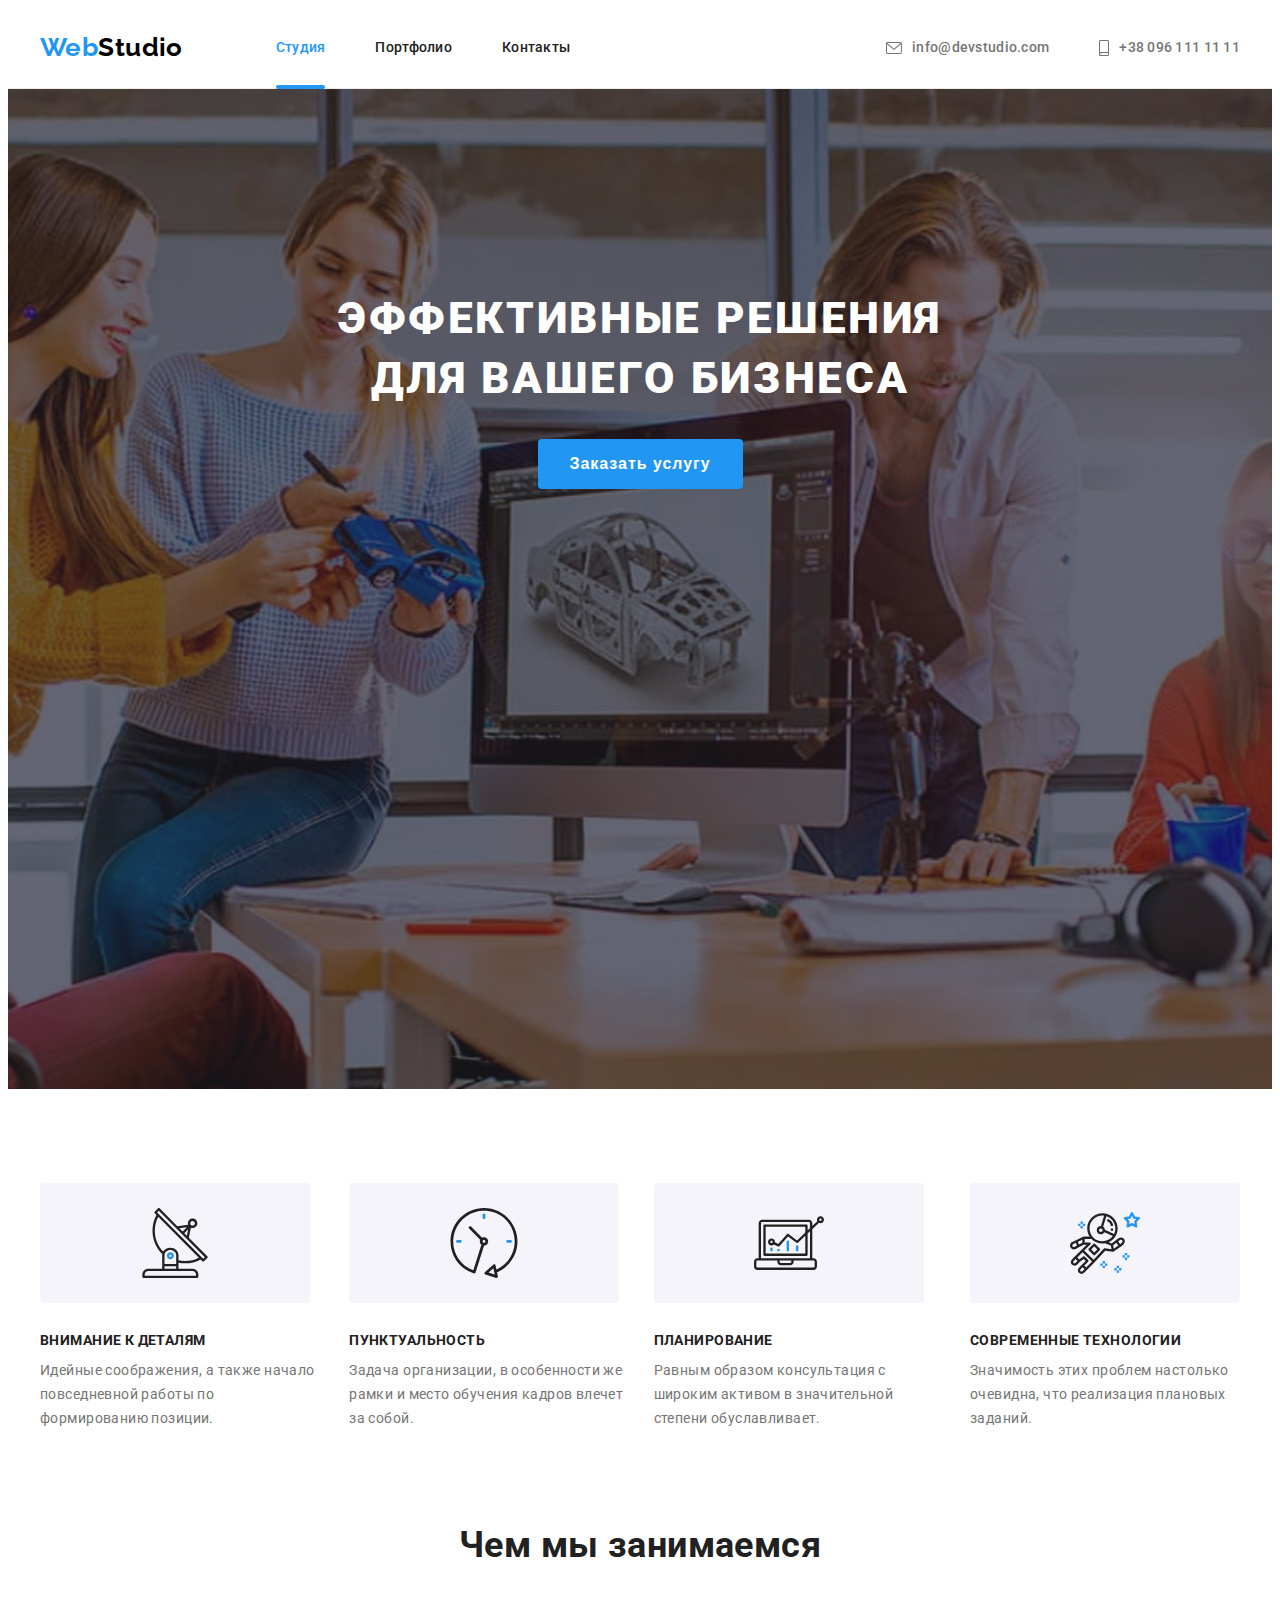
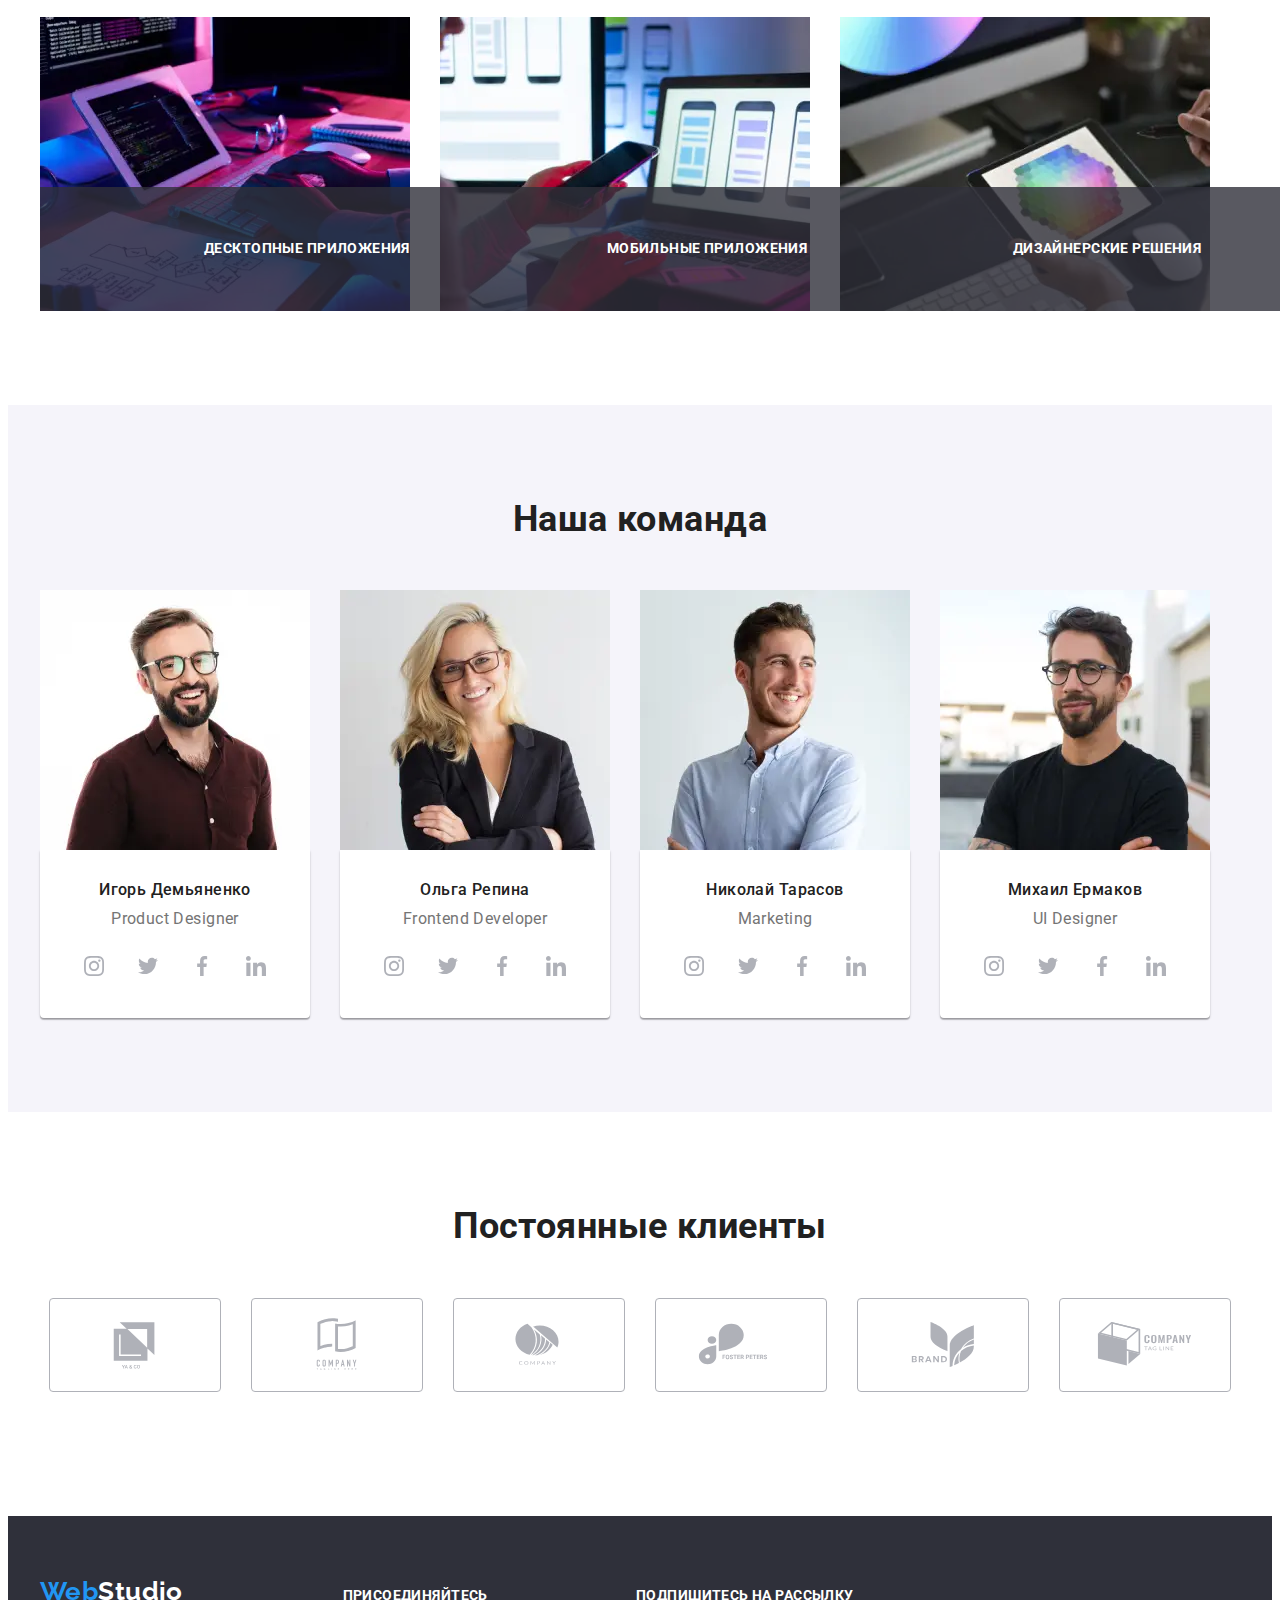
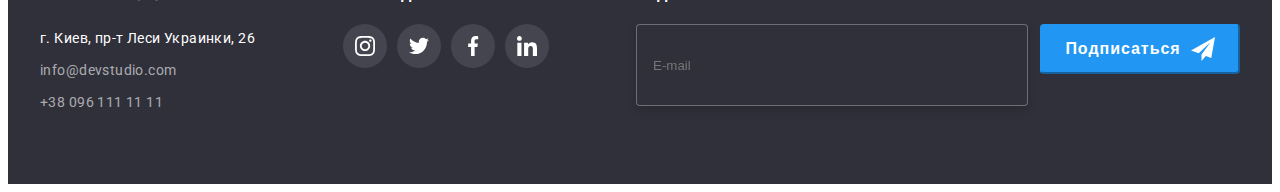
<file: index.html>
<!DOCTYPE html>
<html lang="en">

<head>
    <meta charset="UTF-8" />
    <meta name="viewport" content="width=device-width, initial-scale=1.0"/>
    <title>Студия</title>
    <link rel="preconnect" href="https://fonts.googleapis.com">
    <link rel="preconnect" href="https://fonts.gstatic.com" crossorigin>
    <link href="https://fonts.googleapis.com/css2?family=Raleway:wght@700&family=Roboto:wght@400;500;700;900&display=swap" rel="stylesheet">
    <link rel="stylesheet" href="https://cdnjs.cloudflare.com/ajax/libs/modern-normalize/1.1.0/modern-normalize.min.css"
        integrity="sha512-wpPYUAdjBVSE4KJnH1VR1HeZfpl1ub8YT/NKx4PuQ5NmX2tKuGu6U/JRp5y+Y8XG2tV+wKQpNHVUX03MfMFn9Q=="
        crossorigin="anonymous" referrerpolicy="no-referrer" />
    <link rel="stylesheet" href="./css/main.min.css" />
</head>

<body>
    <!-- Шапка сайта -->
    <!-- <div class="container"></div> -->

    <header class="header">
        <div class="container container__header">
            <a href="./index.html" class="logo"><span class="logo--accent">Web</span>Studio
            </a>
            <nav>
                <ul class="nav">
                    <li class="nav__item">
                        <a href="./index.html" class="nav__link nav__link--current">Студия
                        </a>
                    </li>
                    <li class="nav__item">
                        <a href="./portfolio.html" class="nav__link">Портфолио
                        </a>
                    </li>
                    <li class="nav__item">
                        <a href="#" class="nav__link">Контакты</a>
                    </li>
                </ul>
            </nav>

            
            <button class="burger-button" data-menu-open>
                <svg class="burger-icon">
                    <use href="./images/icon.svg#icon-burger"></use>
                </svg>
            </button>

            <div class="mobile-menu" data-menu>
                <button class="close-button" data-menu-close>
                    <svg class="close-icon">
                        <use href="./images/icon.svg#icon-closes"></use>
                    </svg>
                </button>

                <ul class="mobile-menu__list">
                    <li class="mobile-menu__item">
                        <a href="./index.html" class="mobile-menu__link mobile-menu__link--current">Студия
                        </a>
                    </li>
                    <li class="mobile-menu__item">
                        <a href="./portfolio.html" class="mobile-menu__link">Портфолио
                        </a>
                    </li>
                    <li class="mobile-menu__item">
                        <a href="#" class="mobile-menu__link">Контакты</a>
                    </li>
                </ul>
                <div>
                    <ul class="mobile-menu__contacts">
                        <li class="mobile-menu__item">
                            <a href="tel:+380961111111" class="mobile-menu__link--phone">
                                +38 096 111 11 11</a>
                        </li>
                        <li class="mobile-menu__item">
                            <a href="mailto:info@devstudio.com" class="mobile-menu__link--emeil">
                                info@devstudio.com
                            </a>
                        </li>
                    </ul>
                    
                    <ul class="mobile-socials">
                        <li class="mobile-socials__item">
                            <a href="" class="mobile-socials__link">
                                Instagram
                            </a>
                        </li>
                        <li class="mobile-socials__item">
                            <a href="" class="mobile-socials__link">
                                Twitter
                            </a>
                        </li>
                        <li class="mobile-socials__item">
                            <a href="" class="mobile-socials__link">
                                Facebook
                            </a>
                        </li>
                        <li class="mobile-socials__item">
                            <a href="" class="mobile-socials__link">
                                LinkedIn
                            </a>
                        </li>
                    </ul>
                </div>
            </div>


            <ul class="auth-nav">
                <li class="auth-nav__item">
                    <a href="mailto:info@devstudio.com" class="auth-nav__link">
                        <svg width="16px" height="12px" class="auth-nav__icon">
                        <use href="./images/icon.svg#icon-envelope"></use></svg>info@devstudio.com
                    </a></li>
                <li class="auth-nav__item">
                    <a href="tel:+380961111111" class="auth-nav__link">
                        <svg width="10px" height="16px" class="auth-nav__icon">
                        <use href="./images/icon.svg#icon-smartphone"></use>
                </svg>+38 096 111 11 11</a></li>
            </ul>
        </div>
    </header>

    <main>
        <!-- Заказать услугу -->
        <section class="hero">
                <h1 class="hero__title">Эффективные решения<br>для вашего бизнеса</h1>
                <button type="button" class="hero__button" data-modal-open>Заказать услугу</button>
        </section>
      
        <!-- Преимущества -->
        <section class="section">
            <div class="container">
                <h2 class="section__title--visually-hidden section__title">Наши преимущества </h2>
               
                <ul class="benefits">
                    <li class="benefits__item"> 
                        <div class="benefits__icon">
                            <svg width="70px" height="70px">
                                <use href="./images/icon.svg#icon-antenna"></use>
                            </svg>
                        </div>
                        <h3 class="benefits__title">Внимание к деталям</h3>
                        <p>
                            Идейные соображения, а также начало повседневной работы по формированию позиции.
                        </p>
                    </li>
                    <li class="benefits__item">
                        <div class="benefits__icon">
                            <svg width="70px" height="70px">
                                <use href="./images/icon.svg#icon-clock"></use>
                            </svg>
                        </div>
                        <h3 class="benefits__title">Пунктуальность</h3>
                        <p>
                            Задача организации, в особенности же рамки и место обучения кадров влечет за собой.
                        </p>
                    </li>
                    <li class="benefits__item">
                        <div class="benefits__icon">
                            <svg width="70px" height="70px">
                                <use href="./images/icon.svg#icon-diagram"></use>
                            </svg>
                        </div>
                        <h3 class="benefits__title">Планирование</h3>
                        <p>
                            Равным образом консультация с широким активом в значительной степени обуславливает.
                        </p>
                    </li>
                    <li class="benefits__item">
                        <div class="benefits__icon">
                            <svg width="70px" height="70px">
                                
                                <use href="./images/icon.svg#icon-astronaut"></use>
                            </svg>
                        </div>
                        <h3 class="benefits__title">Современные технологии</h3>
                        <p>
                            Значимость этих проблем настолько очевидна, что реализация плановых заданий.
                        </p>
                    </li>
                </ul>
            </div>
        </section>

        <!-- Чем мы занимаемся -->
        <section class="section section--no-padding section__visually-hidden">
                <div class="container">
                    <h2 class="section__title">Чем мы занимаемся</h2>
                    <ul class="works">
                        <li class="works__item">
                            <picture>
                                <source media="(min-width: 1200px)" srcset="
                                    ./images/occupation/occ-1-desktop.webp 1x,
                                    ./images/occupation/occ-1-desktop@2x.webp 2x
                                                " type="image/webp" />
                                <source media="(min-width: 1200px)" srcset="
                                    ./images/occupation/occ-1-desktop.jpg    1x,
                                    ./images/occupation/occ-1-desktop@2x.jpg 2x
                                                " />
                                <img src="#" alt="Tablet and keyboard" />
                            </picture>
                            <div class="works__label">
                                <h3 class="works__title">Десктопные приложения</h3>
                            </div>
                        </li>
                        <li class="works__item">
                            <picture>
                                <source media="(min-width: 1200px)" srcset="
                                    ./images/occupation/occ-2-desktop.webp 1x,
                                    ./images/occupation/occ-2-desktop@2x.webp 2x
                                                " type="image/webp" />
                                <source media="(min-width: 1200px)" srcset="
                                    ./images/occupation/occ-2-desktop.jpg    1x,
                                    ./images/occupation/occ-2-desktop@2x.jpg 2x
                                                " />
                                <img src="#" alt="Iphone and laptop" />
                            </picture>
                            <div class="works__label">
                                <h3 class="works__title">Мобильные приложения</h3>
                            </div>
                        </li>
                        <li class="works__item">
                            <picture>
                                <source media="(min-width: 1200px)" srcset="
                                    ./images/occupation/occ-3-desktop.webp 1x,
                                    ./images/occupation/occ-3-desktop@2x.webp 2x
                                                " type="image/webp" />
                                <source media="(min-width: 1200px)" srcset="
                                    ./images/occupation/occ-3-desktop.jpg    1x,
                                    ./images/occupation/occ-3-desktop@2x.jpg 2x
                                                " />
                                <img src="#" alt="Ipad and pensil" />
                            </picture>
                            <div class="works__label">
                                <h3 class="works__title">Дизайнерские решения</h3>
                            </div>
                        </li>
                    </ul>
                </div>
        </section>

        <!-- Наша команда -->
        <section class="section section--background">
                <div class="container">
                    <h2 class="section__title">Наша команда</h2>
                    <ul class="teammate">
                        <li class="teammate__item">
                            <picture>
                                <source media="(min-width: 1200px)" srcset="
                                    ./images/team/team-1-desktop.webp 1x,
                                    ./images/team/team-1-desktop@2x.webp 2x
                                                " type="image/webp" />
                                <source media="(min-width: 1200px)" srcset="
                                    ./images/team/team-1-desktop.jpg    1x,
                                    ./images/team/team-1-desktop@2x.jpg 2x
                                                " />
                                <source media="(min-width: 768px)" srcset="
                                    ./images/team/team-1-tablet.webp    1x,
                                    ./images/team/team-1-tablet@2x.webp 2x
                                                " type="image/webp" />
                                <source media="(min-width: 768px)" srcset="
                                    ./images/team/team-1-tablet.jpg    1x,
                                    ./images/team/team-1-tablet@2x.jpg 2x
                                                " />
                                <source media="(max-width: 767px)" srcset="
                                    ./images/team/team-1.webp 1x,
                                    ./images/team/team-1@2x.webp 2x
                                                " type="image/webp" />
                                <source media="(max-width: 767px)" srcset="
                                    ./images/team/team-1.jpg 1x,
                                    ./images/team/team-1@2x.jpg 2x
                                                " />
                                <img src="#" alt="Product Designer" />
                            </picture>
                            <!-- <img src="./images/ihor.jpg" alt="Product Designer" /> -->
                            <div class="teammate__content">
                                <h3 class="teammate__title">Игорь Демьяненко</h3>
                                <p class="teammate__position">
                                    Product Designer
                                </p>
                                <ul class="socials">
                                    <li class="socials__item">   
                                        <a href="" class="socials__link">
                                            <svg class="" width="20px" height="20px">
                                                <use href="./images/icon.svg#icon-instagram"></use>
                                            </svg>
                                        </a>
                                    </li>
                                    <li class="socials__item">
                                        <a href="" class="socials__link">
                                            <svg class="" width="20px" height="20px">
                                                <use href="./images/icon.svg#icon-twitter"></use>
                                            </svg>
                                        </a>
                                    </li>
                                    <li class="socials__item">
                                        <a href="" class="socials__link">
                                            <svg class="" width="20px" height="20px">
                                                <use href="./images/icon.svg#icon-facebook"></use>
                                            </svg>
                                        </a>
                                    </li>
                                    <li class="socials__item">
                                        <a href="" class="socials__link">
                                            <svg class="" width="20px" height="20px">
                                                <use href="./images/icon.svg#icon-linkedin"></use>
                                            </svg>
                                        </a>
                                    </li>
                                </ul>
                            </div>
                        </li>
                        <li class="teammate__item">
                            <picture>
                                <source media="(min-width: 1200px)" srcset="
                                    ./images/team/team-2-desktop.webp 1x,
                                    ./images/team/team-2-desktop@2x.webp 2x
                                            " type="image/webp" />
                                <source media="(min-width: 1200px)" srcset="
                                    ./images/team/team-2-desktop.jpg    1x,
                                    ./images/team/team-2-desktop@2x.jpg 2x
                                                                            " />
                                <source media="(min-width: 768px)" srcset="
                                    ./images/team/team-2-tablet.webp    1x,
                                    ./images/team/team-2-tablet@2x.webp 2x
                                            " type="image/webp" />
                                <source media="(min-width: 768px)" srcset="
                                    ./images/team/team-2-tablet.jpg    1x,
                                    ./images/team/team-2-tablet@2x.jpg 2x
                                                                            " />
                                <source media="(max-width: 767px)" srcset="
                                    ./images/team/team-2.webp 1x,
                                    ./images/team/team-2@2x.webp 2x
                                            " type="image/webp" />
                                <source media="(max-width: 767px)" srcset="
                                    ./images/team/team-2.jpg 1x,
                                    ./images/team/team-2@2x.jpg 2x
                                                                            " />
                                <img src="#" alt="Frontend Developer" />
                            </picture>
                            <!-- <img src="./images/olha.jpg" alt="Frontend Developer"/> -->
                            <div class="teammate__content">
                                <h3 class="teammate__title">Ольга Репина</h3>
                                <p class="teammate__position">
                                    Frontend Developer
                                </p>
                                <ul class="socials">
                                    <li class="socials__item">
                                        <a href="" class="socials__link">
                                            <svg width="20px" height="20px">
                                                <use href="./images/icon.svg#icon-instagram"></use>
                                            </svg>
                                        </a>
                                    </li>
                                    <li class="socials__item">
                                        <a href="" class="socials__link">
                                            <svg class="" width="20px" height="20px">
                                                <use href="./images/icon.svg#icon-twitter"></use>
                                            </svg>
                                        </a>
                                    </li>
                                    <li class="socials__item">
                                        <a href="" class="socials__link">
                                            <svg class="" width="20px" height="20px">
                                                <use href="./images/icon.svg#icon-facebook"></use>
                                            </svg>
                                        </a>
                                    </li>
                                    <li class="socials__item">
                                        <a href="" class="socials__link">
                                            <svg class="" width="20px" height="20px">
                                                <use href="./images/icon.svg#icon-linkedin"></use>
                                            </svg>
                                        </a>
                                    </li>
                                </ul>
                            </div>
                        </li>
                        <li class="teammate__item">
                            <picture>
                                <source media="(min-width: 1200px)" srcset="
                                    ./images/team/team-3-desktop.webp 1x,
                                    ./images/team/team-3-desktop@2x.webp 2x
                                        " type="image/webp" />
                                <source media="(min-width: 1200px)" srcset="
                                    ./images/team/team-3-desktop.jpg    1x,
                                    ./images/team/team-3-desktop@2x.jpg 2x
                                                                        " />
                                <source media="(min-width: 768px)" srcset="
                                    ./images/team/team-3-tablet.webp    1x,
                                    ./images/team/team-3-tablet@2x.webp 2x
                                        " type="image/webp" />
                                <source media="(min-width: 768px)" srcset="
                                    ./images/team/team-3-tablet.jpg    1x,
                                    ./images/team/team-3-tablet@2x.jpg 2x
                                                                        " />
                                <source media="(max-width: 767px)" srcset="
                                    ./images/team/team-3.webp 1x,
                                    ./images/team/team-3@2x.webp 2x
                                        " type="image/webp" />
                                <source media="(max-width: 767px)" srcset="
                                    ./images/team/team-3.jpg 1x,
                                    ./images/team/team-3@2x.jpg 2x
                                                                        " />
                                <img src="#" alt="Marketing" />
                            </picture>
                            <!-- <img src="./images/nylolay.jpg" alt="Marketing"/> -->
                            <div class="teammate__content">
                                <h3 class="teammate__title">Николай Тарасов</h3>
                                <p class="teammate__position">
                                    Marketing
                                </p>
                                <ul class="socials">
                                    <li class="socials__item">
                                        <a href="" class="socials__link">
                                            <svg class="" width="20px" height="20px">
                                                <use href="./images/icon.svg#icon-instagram"></use>
                                            </svg>
                                        </a>
                                    </li>
                                    <li class="socials__item">
                                        <a href="" class="socials__link">
                                            <svg class="" width="20px" height="20px">
                                                <use href="./images/icon.svg#icon-twitter"></use>
                                            </svg>
                                        </a>
                                    </li>
                                    <li class="socials__item">
                                        <a href="" class="socials__link">
                                            <svg class="" width="20px" height="20px">
                                                <use href="./images/icon.svg#icon-facebook"></use>
                                            </svg>
                                        </a>
                                    </li>
                                    <li class="socials__item">
                                        <a href="" class="socials__link">
                                            <svg class="" width="20px" height="20px">
                                                <use href="./images/icon.svg#icon-linkedin"></use>
                                            </svg>
                                        </a>
                                    </li>
                                </ul>
                            </div>
                        </li>
                        <li class="teammate__item">
                            <picture>
                                <source media="(min-width: 1200px)" srcset="
                                    ./images/team/team-4-desktop.webp 1x,
                                    ./images/team/team-4-desktop@2x.webp 2x
                                        " type="image/webp" />
                                <source media="(min-width: 1200px)" srcset="
                                    ./images/team/team-4-desktop.jpg    1x,
                                    ./images/team/team-4-desktop@2x.jpg 2x
                                                                          " />
                                <source media="(min-width: 768px)" srcset="
                                    ./images/team/team-4-tablet.webp    1x,
                                    ./images/team/team-4-tablet@2x.webp 2x
                                        " type="image/webp" />
                                <source media="(min-width: 768px)" srcset="
                                    ./images/team/team-4-tablet.jpg    1x,
                                    ./images/team/team-4-tablet@2x.jpg 2x
                                                                          " />
                                <source media="(max-width: 767px)" srcset="
                                    ./images/team/team-4.webp 1x,
                                    ./images/team/team-4@2x.webp 2x
                                        " type="image/webp" />
                                <source media="(max-width: 767px)" srcset="
                                    ./images/team/team-4.jpg 1x,
                                    ./images/team/team-4@2x.jpg 2x
                                                                          " />
                                <img src="#" alt="UI Designer" />
                            </picture>
                            <!-- <img class="img" src="./images/mykhailo.jpg" alt="UI Designer"/> -->
                            <div class="teammate__content">
                                <h3 class="teammate__title">Михаил Ермаков</h3>
                                <p class="teammate__position">
                                    UI Designer
                                </p>
                                <ul class="socials">
                                    <li class="socials__item">
                                        <a href="" class="socials__link">
                                            <svg class="" width="20px" height="20px">
                                                <use href="./images/icon.svg#icon-instagram"></use>
                                            </svg>
                                        </a>
                                    </li>
                                    <li class="socials__item">
                                        <a href="" class="socials__link">
                                            <svg class="" width="20px" height="20px">
                                                <use href="./images/icon.svg#icon-twitter"></use>
                                            </svg>
                                        </a>
                                    </li>
                                    <li class="socials__item">
                                        <a href="" class="socials__link">
                                            <svg class="" width="20px" height="20px">
                                                <use href="./images/icon.svg#icon-facebook"></use>
                                            </svg>
                                        </a>
                                    </li>
                                    <li class="socials__item">
                                        <a href="" class="socials__link">
                                            <svg class="" width="20px" height="20px">
                                                <use href="./images/icon.svg#icon-linkedin"></use>
                                            </svg>
                                        </a>
                                    </li>
                                </ul>
                            </div>
                        </li>
                    </ul>
                </div>
        </section>

        <!-- Regular customers -->
        <section class="section">
            <div class="container">
                <h2 class="section__title">Постоянные клиенты</h2>
                <ul class="customers">
                    <li class="customer__item">
                        <a href="" class="customer__link">
                            <svg width="106px" height="60px">
                                <use href="./images/icon.svg#icon-Logo-first"></use>
                            </svg>
                        </a>
                    </li>
                    <li class="customer__item">
                        <a href="" class="customer__link">
                            <svg width="106px" height="60px">
                                <use href="./images/icon.svg#icon-Logo-second"></use>
                            </svg>
                        </a>
                    </li>
                    <li class="customer__item">
                        <a href="" class="customer__link">
                            <svg width="106px" height="60px">
                                <use href="./images/icon.svg#icon-Logo-third"></use>
                            </svg>
                        </a>
                    </li>
                    <li class="customer__item">
                        <a href="" class="customer__link">
                            <svg width="106px" height="60px">
                                <use href="./images/icon.svg#icon-Logo-forth"></use>
                            </svg>
                        </a>
                    </li>
                    <li class="customer__item">
                        <a href="" class="customer__link">
                            <svg width="106px" height="60px">
                                <use href="./images/icon.svg#icon-Logo-fifth"></use>
                            </svg>
                        </a>
                    </li>
                    <li class="customer__item">
                        <a href="" class="customer__link">
                            <svg width="106px" height="60px">
                                <use href="./images/icon.svg#icon-Logo-sixth"></use>
                            </svg>
                        </a>
                    </li>
                </ul>
            </div>
        </section>
    </main>

    <!-- Футер -->
    <footer class="footer">
        <div class="container footer__container">
            <div class="footer__container--position">
                <a href="./index.html" class="footer-logo"><span class="footer-logo--accent">Web</span>Studio</a>
                <address>
                    <ul class="contacts">
                        <li class="contacts__item">
                            <a href="https://goo.gl/maps/6iYoXaCGqueHrKsz9" target="_blank" rel="noreferrer noopener" class="contacts__address">г. Киев, пр-т Леси Украинки, 26</a>
                        </li>
                        <li class="contacts__item"><a href="mailto:info@devstudio.com" class="contacts__info">info@devstudio.com</a></li>
                        <li class="contacts__item"><a href="tel:+380961111111" class="contacts__info">+38 096 111 11 11</a></li>
                    </ul>
                </address>
            </div>
            <div class="footer-socials">
                <h2 class="footer-socials__title">присоединяйтесь</h2>
                <ul class="socials">
                    <li class="socials__item">
                        <a href="" class="socials__link socials__link--footer">
                            <svg width="20px" height="20px">
                                <use href="./images/icon.svg#icon-instagram"></use>
                            </svg>
                        </a>
                    </li>
                    <li class="socials__item">
                        <a href="" class="socials__link socials__link--footer">
                            <svg width="20px" height="20px">
                                <use href="./images/icon.svg#icon-twitter"></use>
                            </svg>
                        </a>
                    </li>
                    <li class="socials__item">
                        <a href="" class="socials__link socials__link--footer">
                            <svg width="20px" height="20px">
                                <use href="./images/icon.svg#icon-facebook"></use>
                            </svg>
                        </a>
                    </li>
                    <li class="socials__item">
                        <a href="" class="socials__link socials__link--footer">
                            <svg width="20px" height="20px">
                                <use href="./images/icon.svg#icon-linkedin"></use>
                            </svg>
                        </a>
                    </li>
                </ul>
            </div>
            <div>   
            <form class="footer-form">
                <h2 class="footer-form__title">Подпишитесь на рассылку</h2>
                <div class="footer-form__field">
                    <label for="mail-submit"></label>
                    <input class="footer-form__email" type="email" name="mail-submit" id="mail-submit" placeholder="E-mail"/>
                    <button class="footer-form__button" type="submit">Подписаться
                        <svg class="footer-form__button--margin" width="24px" height="24px">
                            <use href="./images/icon.svg#icon-send"></use>
                        </svg>
                    </button>
                </div>
            </form>
            </div>
        </div>
    </footer>

    <div class="backdrop is-hidden" data-modal>
        <div class="modal">
            <button class="button modal__button-close" type="button" data-modal-close>
                <svg width="11px" height="11px">
                    <use href="./images/icon.svg#icon-vector"></use>
                </svg>
            </button>
    
            <form class="form">
                <h3 class="form__title">Оставьте свои данные, мы вам перезвоним</h3>
                <div class="form__field">
                    <label class="form__label" for="name">Имя</label>
                    <input class="form__input" type="text" name="name" id="name"/>
                    <svg class="form__icon" width="18px" height="18px">
                        <use href="./images/icon.svg#icon-person-black"></use>
                    </svg>
                </div>
    
                <div class="form__field">
                    <label class="form__label" for="tel">Телефон</label>
                    <input class="form__input" type="tel" name="tel" id="tel" />
                    <svg class="form__icon" width="18px" height="18px">
                        <use href="./images/icon.svg#icon-phone-black"></use>
                    </svg>
                </div>
    
                <div class="form__field">
                    <label class="form__label" for="mail">Почта</label>
                    <input class="form__input" type="email" name="mail" id="mail"/>
                    <svg class="form__icon" width="18px" height="18px">
                        <use href="./images/icon.svg#icon-email-black"></use>
                    </svg>
                </div>
    
                <div class="form__field form__field--padding">
                    <label class="form__label" for="comment">Комментарий</label>
                    <textarea class="form__textarea" name="comment" id="comment" rows="8" placeholder="Введите текст"></textarea>
                </div>
    
                <div class="form__field form__field--margin">
                    <label class="form__label form__label--policy" for="policy">
                        <input class="form__input--checkbox" type="checkbox" name="policy" id="policy" />
                        <span class="form__checkbox">
                            <svg class="form__checkbox--icon" width="16px" height="15px">
                                <use href="./images/icon.svg#icon-check"></use>
                            </svg>
                        </span>
                        Соглашаюсь с рассылкой и принимаю&nbsp;
                            <a class="form__link" href="" target="_blank" rel="noreferrer noopener">Условия договора</a>
                    </label>
                </div>
    
                <button class="button form__button" type="submit">Отправить</button>
            </form>
        </div>
    </div>

    <script src="./js/modal.js"></script>
    <!-- <script>
        (() => {
            document
                .querySelector('.js-speaker-form')
                .addEventListener('submit', e => {
                    e.preventDefault();

                    new FormData(e.currentTarget).forEach((value, name) =>
                        console.log(`${name}: ${value}`),
                    );

                    e.currentTarget.reset();
                });
        })();
    </script> -->
    <script src="./js/menu.js"></script>
</body>
</html>
</file>
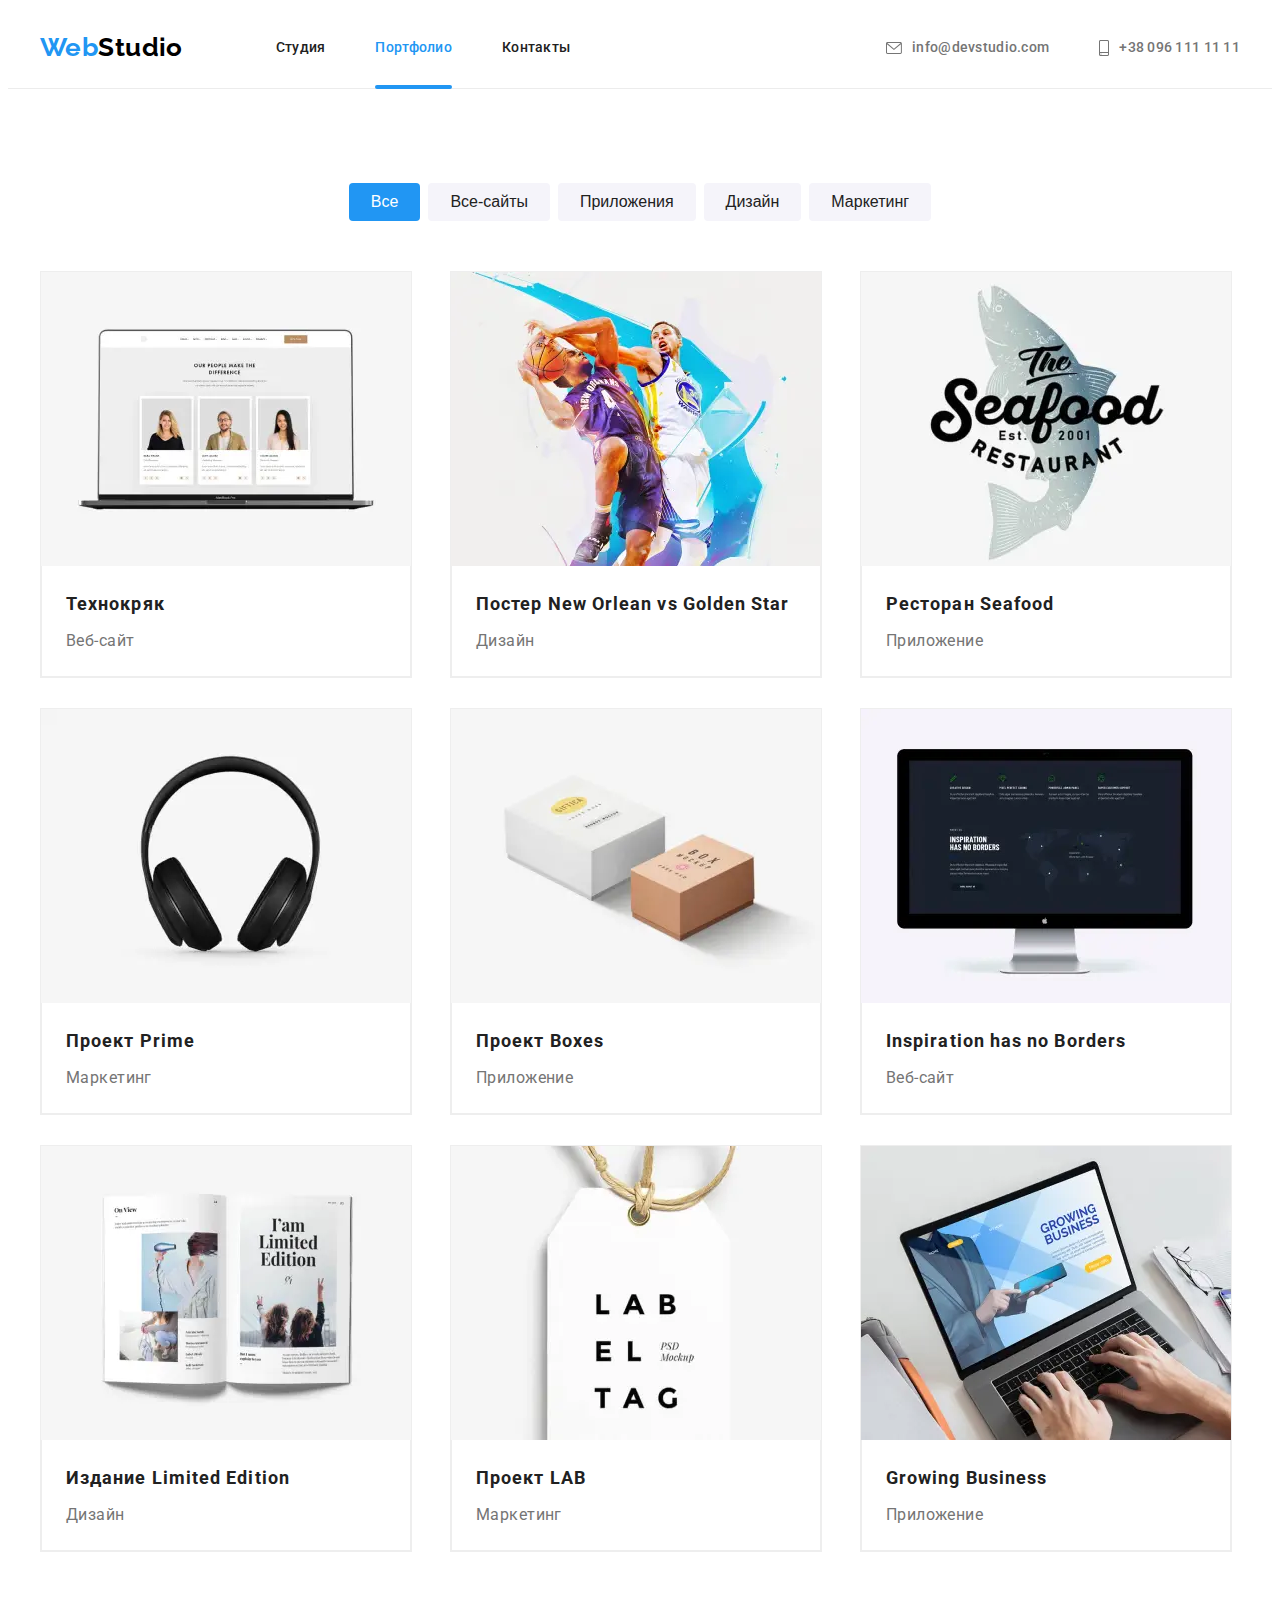
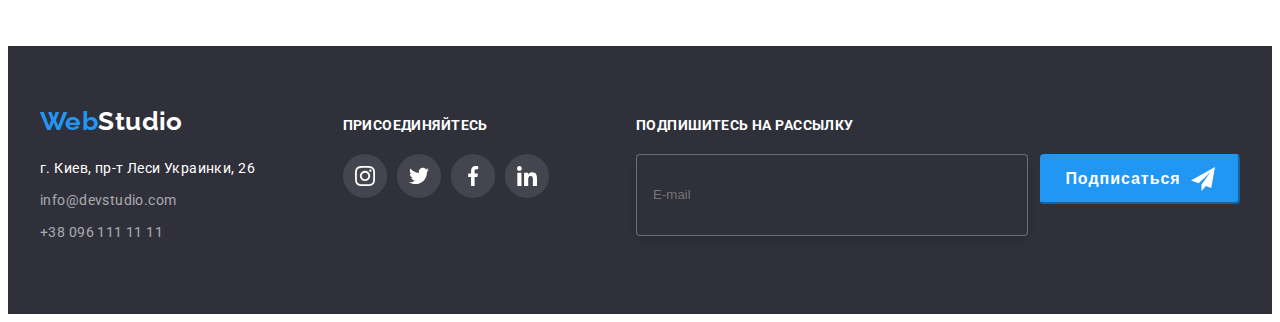
<file: portfolio.html>
<!DOCTYPE html>
<html lang="en">

<head>
    <meta charset="UTF-8" />
    <meta name="viewport" content="width=device-width, initial-scale=1.0" />
    <title>Портфолио</title>
    <link rel="preconnect" href="https://fonts.googleapis.com">
    <link rel="preconnect" href="https://fonts.gstatic.com" crossorigin>
    <link href="https://fonts.googleapis.com/css2?family=Raleway:wght@700&family=Roboto:wght@400;500;700;900&display=swap"
        rel="stylesheet">
    <link rel="stylesheet" href="https://cdnjs.cloudflare.com/ajax/libs/modern-normalize/1.1.0/modern-normalize.min.css"
        integrity="sha512-wpPYUAdjBVSE4KJnH1VR1HeZfpl1ub8YT/NKx4PuQ5NmX2tKuGu6U/JRp5y+Y8XG2tV+wKQpNHVUX03MfMFn9Q=="
        crossorigin="anonymous" referrerpolicy="no-referrer" />
    <!-- <link rel="stylesheet" href="./css/modern-normalize.css" /> -->
    <!-- <link rel="stylesheet" href="./css/styles.css" /> -->
    <link rel="stylesheet" href="./css/main.min.css" />
</head>

<body>
    <!-- Шапка сайта -->
    <header class="header">
        <div class="container container__header">
            <a href="./index.html" class="logo"><span class="logo--accent">Web</span>Studio
            </a>
            <nav>
                <ul class="nav">
                    <li class="nav__item">
                        <a href="./index.html" class="nav__link">Студия
                        </a>
                    </li>
                    <li class="nav__item">
                        <a href="./portfolio.html" class="nav__link nav__link--current">Портфолио
                        </a>
                    </li>
                    <li class="nav__item">
                        <a href="#" class="nav__link">Контакты</a>
                    </li>
                </ul>
            </nav>
    
    
            <button class="burger-button" data-menu-open>
                <svg class="burger-icon">
                    <use href="./images/icon.svg#icon-burger"></use>
                </svg>
            </button>
    
            <div class="mobile-menu" data-menu>
                <button class="close-button" data-menu-close>
                    <svg class="close-icon">
                        <use href="./images/icon.svg#icon-closes"></use>
                    </svg>
                </button>
    
                <ul class="mobile-menu__list">
                    <li class="mobile-menu__item">
                        <a href="./index.html" class="mobile-menu__link">Студия
                        </a>
                    </li>
                    <li class="mobile-menu__item">
                        <a href="./portfolio.html" class="mobile-menu__link mobile-menu__link--current">Портфолио
                        </a>
                    </li>
                    <li class="mobile-menu__item">
                        <a href="#" class="mobile-menu__link">Контакты</a>
                    </li>
                </ul>
                <div>
                    <ul class="mobile-menu__contacts">
                        <li class="mobile-menu__item">
                            <a href="tel:+380961111111" class="mobile-menu__link--phone">
                                +38 096 111 11 11</a>
                        </li>
                        <li class="mobile-menu__item">
                            <a href="mailto:info@devstudio.com" class="mobile-menu__link--emeil">
                                info@devstudio.com
                            </a>
                        </li>
                    </ul>
    
                    <ul class="mobile-socials">
                        <li class="mobile-socials__item">
                            <a href="" class="mobile-socials__link">
                                Instagram
                            </a>
                        </li>
                        <li class="mobile-socials__item">
                            <a href="" class="mobile-socials__link">
                                Twitter
                            </a>
                        </li>
                        <li class="mobile-socials__item">
                            <a href="" class="mobile-socials__link">
                                Facebook
                            </a>
                        </li>
                        <li class="mobile-socials__item">
                            <a href="" class="mobile-socials__link">
                                LinkedIn
                            </a>
                        </li>
                    </ul>
                </div>
            </div>
    
    
            <ul class="auth-nav">
                <li class="auth-nav__item">
                    <a href="mailto:info@devstudio.com" class="auth-nav__link">
                        <svg width="16px" height="12px" class="auth-nav__icon">
                            <use href="./images/icon.svg#icon-envelope"></use>
                        </svg>info@devstudio.com
                    </a>
                </li>
                <li class="auth-nav__item">
                    <a href="tel:+380961111111" class="auth-nav__link">
                        <svg width="10px" height="16px" class="auth-nav__icon">
                            <use href="./images/icon.svg#icon-smartphone"></use>
                        </svg>+38 096 111 11 11</a>
                </li>
            </ul>
        </div>
    </header>


    <main>
        <section class="section">
            <div class="container">
                <h1 class="section__title section__title--visually-hidden">Portfolio</h1>
                <ul class="filters">
                    <li class="filters__item">
                        <button type="button" class="filters__button filters__button--current">Все</button></li>
                    <li class="filters__item">
                        <button type="button" class="filters__button">Все-сайты</button>
                    </li>
                    <li class="filters__item">
                        <button type="button" class="filters__button">Приложения</button>
                    </li>
                    <li class="filters__item">
                        <button type="button" class="filters__button">Дизайн</button>
                    </li>
                    <li class="filters__item">
                        <button type="button" class="filters__button">Маркетинг</button>
                    </li>
                </ul>
                <ul class="gallery">
                    <li class="gallery__item">
                        <a href="" class="gallery__link">
                            <div class="overlay">
                                <picture>
                                <source media="(min-width: 1200px)" srcset="
                                    ./images/works/works-1-desktop.webp 1x,
                                    ./images/works/works-1-desktop@2x.webp 2x
                                                " type="image/webp" />
                                <source media="(min-width: 1200px)" srcset="
                                    ./images/works/works-1-desktop.jpg    1x,
                                    ./images/works/works-1-desktop@2x.jpg 2x
                                                " />
                                <source media="(min-width: 768px)" srcset="
                                    ./images/works/works-1-tablet.webp    1x,
                                    ./images/works/works-1-tablet@2x.webp 2x
                                                " type="image/webp" />
                                <source media="(min-width: 768px)" srcset="
                                    ./images/works/works-1-tablet.jpg    1x,
                                    ./images/works/works-1-tablet@2x.jpg 2x
                                                " />
                                <source media="(max-width: 767px)" srcset="
                                    ./images/works/works-1.webp 1x,
                                    ./images/works/works-1@2x.webp 2x
                                                " type="image/webp" />
                                <source media="(max-width: 767px)" srcset="
                                    ./images/works/works-1.jpg 1x,
                                    ./images/works/works-1@2x.jpg 2x
                                                " />
                                <img src="#" alt="technocrack" />
                            </picture>
                                <!-- <img src="./images/gallery/technocrack.jpg" alt="technocrack" width="370" height="294"> -->
                                <p class="overlay__position">Технокряк это современная площадка распространения коронавируса. Компании используют эту платформу для цифрового
                                шпионажа и атак на защищённые сервера конкурентов.</p>
                            </div>
                            <div class="card">
                                <h2 class="card__title">Технокряк</h2>
                                <p class="card__description">Веб-сайт</p>
                            </div>
                        </a>
                    </li>
                    <li class="gallery__item">
                        <a href="" class="gallery__link">
                            <div class="overlay">
                                <picture>
                                <source media="(min-width: 1200px)" srcset="
                                    ./images/works/works-2-desktop.webp 1x,
                                    ./images/works/works-2-desktop@2x.webp 2x
                                                " type="image/webp" />
                                <source media="(min-width: 1200px)" srcset="
                                    ./images/works/works-2-desktop.jpg    1x,
                                    ./images/works/works-2-desktop@2x.jpg 2x
                                                " />
                                <source media="(min-width: 768px)" srcset="
                                    ./images/works/works-2-tablet.webp    1x,
                                    ./images/works/works-2-tablet@2x.webp 2x
                                                " type="image/webp" />
                                <source media="(min-width: 768px)" srcset="
                                    ./images/works/works-2-tablet.jpg    1x,
                                    ./images/works/works-2-tablet@2x.jpg 2x
                                                " />
                                <source media="(max-width: 767px)" srcset="
                                    ./images/works/works-2.webp 1x,
                                    ./images/works/works-2@2x.webp 2x
                                                " type="image/webp" />
                                <source media="(max-width: 767px)" srcset="
                                    ./images/works/works-2.jpg 1x,
                                    ./images/works/works-2@2x.jpg 2x
                                                " />
                                <img src="#" alt="poster" />
                            </picture>
                                <!-- <img src="./images/gallery/poster.jpg" alt="poster" width="370" height="294"> -->
                                <p class="overlay__position">Технокряк это современная площадка распространения коронавируса. Компании
                                    используют эту платформу для цифрового
                                    шпионажа и атак на защищённые сервера конкурентов.</p>
                            </div>
                            <div class="card">
                                <h2 class="card__title">Постер New Orlean vs Golden Star</h2>
                                <p class="card__description">Дизайн</p>
                            </div>
                        </a>
                    </li>
                    <li class="gallery__item">
                        <a href="" class="gallery__link">
                            <div class="overlay">
                                <picture>
                                <source media="(min-width: 1200px)" srcset="
                                    ./images/works/works-3-desktop.webp 1x,
                                    ./images/works/works-3-desktop@2x.webp 2x
                                                " type="image/webp" />
                                <source media="(min-width: 1200px)" srcset="
                                    ./images/works/works-3-desktop.jpg    1x,
                                    ./images/works/works-3-desktop@2x.jpg 2x
                                                " />
                                <source media="(min-width: 768px)" srcset="
                                    ./images/works/works-3-tablet.webp    1x,
                                    ./images/works/works-3-tablet@2x.webp 2x
                                                " type="image/webp" />
                                <source media="(min-width: 768px)" srcset="
                                    ./images/works/works-3-tablet.jpg    1x,
                                    ./images/works/works-3-tablet@2x.jpg 2x
                                                " />
                                <source media="(max-width: 767px)" srcset="
                                    ./images/works/works-3.webp 1x,
                                    ./images/works/works-3@2x.webp 2x
                                                " type="image/webp" />
                                <source media="(max-width: 767px)" srcset="
                                    ./images/works/works-3.jpg 1x,
                                    ./images/works/works-3@2x.jpg 2x
                                                " />
                                <img src="#" alt="seafood" />
                            </picture>
                                <p class="overlay__position">Технокряк это современная площадка распространения коронавируса. Компании
                                    используют эту платформу для цифрового
                                    шпионажа и атак на защищённые сервера конкурентов.</p>
                            </div>
                            <div class="card">
                                <h2 class="card__title">Ресторан Seafood</h2>
                                <p class="card__description">Приложение</p>
                            </div>
                        </a>
                    </li>
                    <li class="gallery__item">
                        <a href="" class="gallery__link">
                            <div class="overlay">
                                <picture>
                                <source media="(min-width: 1200px)" srcset="
                                    ./images/works/works-4-desktop.webp 1x,
                                    ./images/works/works-4-desktop@2x.webp 2x
                                                " type="image/webp" />
                                <source media="(min-width: 1200px)" srcset="
                                    ./images/works/works-4-desktop.jpg    1x,
                                    ./images/works/works-4-desktop@2x.jpg 2x
                                                " />
                                <source media="(min-width: 768px)" srcset="
                                    ./images/works/works-4-tablet.webp    1x,
                                    ./images/works/works-4-tablet@2x.webp 2x
                                                " type="image/webp" />
                                <source media="(min-width: 768px)" srcset="
                                    ./images/works/works-4-tablet.jpg    1x,
                                    ./images/works/works-4-tablet@2x.jpg 2x
                                                " />
                                <source media="(max-width: 767px)" srcset="
                                    ./images/works/works-4.webp 1x,
                                    ./images/works/works-4@2x.webp 2x
                                                " type="image/webp" />
                                <source media="(max-width: 767px)" srcset="
                                    ./images/works/works-4.jpg 1x,
                                    ./images/works/works-4@2x.jpg 2x
                                                " />
                                <img src="#" alt="prime" />
                            </picture>
                                <p class="overlay__position">Технокряк это современная площадка распространения коронавируса. Компании
                                    используют эту платформу для цифрового
                                    шпионажа и атак на защищённые сервера конкурентов.</p>
                            </div>
                            <div class="card">
                                <h2 class="card__title">Проект Prime</h2>
                                <p class="card__description">Маркетинг</p>
                            </div>
                        </a>
                    </li>
                    <li class="gallery__item">
                        <a href="" class="gallery__link">
                            <div class="overlay">
                                <picture>
                                <source media="(min-width: 1200px)" srcset="
                                    ./images/works/works-5-desktop.webp 1x,
                                    ./images/works/works-5-desktop@2x.webp 2x
                                                " type="image/webp" />
                                <source media="(min-width: 1200px)" srcset="
                                    ./images/works/works-5-desktop.jpg    1x,
                                    ./images/works/works-5-desktop@2x.jpg 2x
                                                " />
                                <source media="(min-width: 768px)" srcset="
                                    ./images/works/works-5-tablet.webp    1x,
                                    ./images/works/works-5-tablet@2x.webp 2x
                                                " type="image/webp" />
                                <source media="(min-width: 768px)" srcset="
                                    ./images/works/works-5-tablet.jpg    1x,
                                    ./images/works/works-5-tablet@2x.jpg 2x
                                                " />
                                <source media="(max-width: 767px)" srcset="
                                    ./images/works/works-5.webp 1x,
                                    ./images/works/works-5@2x.webp 2x
                                                " type="image/webp" />
                                <source media="(max-width: 767px)" srcset="
                                    ./images/works/works-5.jpg 1x,
                                    ./images/works/works-5@2x.jpg 2x
                                                " />
                                <img src="#" alt="boxes" />
                            </picture>
                                <p class="overlay__position">Технокряк это современная площадка распространения коронавируса. Компании
                                    используют эту платформу для цифрового
                                    шпионажа и атак на защищённые сервера конкурентов.</p>
                            </div>
                            <div class="card">
                                <h2 class="card__title">Проект Boxes</h2>
                                <p class="card__description">Приложение</p>
                            </div>
                        </a>
                    </li>
                    <li class="gallery__item">
                        <a href="" class="gallery__link">
                            <div class="overlay">
                                <picture>
                                <source media="(min-width: 1200px)" srcset="
                                    ./images/works/works-6-desktop.webp 1x,
                                    ./images/works/works-6-desktop@2x.webp 2x
                                                " type="image/webp" />
                                <source media="(min-width: 1200px)" srcset="
                                    ./images/works/works-6-desktop.jpg    1x,
                                    ./images/works/works-6-desktop@2x.jpg 2x
                                                " />
                                <source media="(min-width: 768px)" srcset="
                                    ./images/works/works-6-tablet.webp    1x,
                                    ./images/works/works-6-tablet@2x.webp 2x
                                                " type="image/webp" />
                                <source media="(min-width: 768px)" srcset="
                                    ./images/works/works-6-tablet.jpg    1x,
                                    ./images/works/works-6-tablet@2x.jpg 2x
                                                " />
                                <source media="(max-width: 767px)" srcset="
                                    ./images/works/works-6.webp 1x,
                                    ./images/works/works-6@2x.webp 2x
                                                " type="image/webp" />
                                <source media="(max-width: 767px)" srcset="
                                    ./images/works/works-6.jpg 1x,
                                    ./images/works/works-6@2x.jpg 2x
                                                " />
                                <img src="#" alt="inspiration" />
                            </picture>
                                <p class="overlay__position">Технокряк это современная площадка распространения коронавируса. Компании
                                    используют эту платформу для цифрового
                                    шпионажа и атак на защищённые сервера конкурентов.</p>
                            </div>
                            <div class="card">
                                <h2 class="card__title">Inspiration has no Borders</h2>
                                <p class="card__description">Веб-сайт</p>
                            </div>
                        </a>
                    </li>                           
                    <li class="gallery__item">
                        <a href="" class="gallery__link">
                            <div class="overlay">
                                <picture>
                                <source media="(min-width: 1200px)" srcset="
                                    ./images/works/works-7-desktop.webp 1x,
                                    ./images/works/works-7-desktop@2x.webp 2x
                                                " type="image/webp" />
                                <source media="(min-width: 1200px)" srcset="
                                    ./images/works/works-7-desktop.jpg    1x,
                                    ./images/works/works-7-desktop@2x.jpg 2x
                                                " />
                                <source media="(min-width: 768px)" srcset="
                                    ./images/works/works-7-tablet.webp    1x,
                                    ./images/works/works-7-tablet@2x.webp 2x
                                                " type="image/webp" />
                                <source media="(min-width: 768px)" srcset="
                                    ./images/works/works-7-tablet.jpg    1x,
                                    ./images/works/works-7-tablet@2x.jpg 2x
                                                " />
                                <source media="(max-width: 767px)" srcset="
                                    ./images/works/works-7.webp 1x,
                                    ./images/works/works-7@2x.webp 2x
                                                " type="image/webp" />
                                <source media="(max-width: 767px)" srcset="
                                    ./images/works/works-7.jpg 1x,
                                    ./images/works/works-7@2x.jpg 2x
                                                " />
                                <img src="#" alt="edition" />
                            </picture>
                                <p class="overlay__position">Технокряк это современная площадка распространения коронавируса. Компании
                                    используют эту платформу для цифрового
                                    шпионажа и атак на защищённые сервера конкурентов.</p>
                            </div>
                            <div class="card">
                                <h2 class="card__title">Издание Limited Edition</h2>
                                <p class="card__description">Дизайн</p>
                            </div>
                        </a>
                    </li>
                    <li class="gallery__item">
                        <a href="" class="gallery__link">
                            <div class="overlay">
                                <picture>
                                <source media="(min-width: 1200px)" srcset="
                                    ./images/works/works-8-desktop.webp 1x,
                                    ./images/works/works-8-desktop@2x.webp 2x
                                                " type="image/webp" />
                                <source media="(min-width: 1200px)" srcset="
                                    ./images/works/works-8-desktop.jpg    1x,
                                    ./images/works/works-8-desktop@2x.jpg 2x
                                                " />
                                <source media="(min-width: 768px)" srcset="
                                    ./images/works/works-8-tablet.webp    1x,
                                    ./images/works/works-8-tablet@2x.webp 2x
                                                " type="image/webp" />
                                <source media="(min-width: 768px)" srcset="
                                    ./images/works/works-8-tablet.jpg    1x,
                                    ./images/works/works-8-tablet@2x.jpg 2x
                                                " />
                                <source media="(max-width: 767px)" srcset="
                                    ./images/works/works-8.webp 1x,
                                    ./images/works/works-8@2x.webp 2x
                                                " type="image/webp" />
                                <source media="(max-width: 767px)" srcset="
                                    ./images/works/works-8.jpg 1x,
                                    ./images/works/works-8@2x.jpg 2x
                                                " />
                                <img src="#" alt="lab" />
                            </picture>
                                <p class="overlay__position">Технокряк это современная площадка распространения коронавируса. Компании
                                    используют эту платформу для цифрового
                                    шпионажа и атак на защищённые сервера конкурентов.</p>
                            </div>
                            <div class="card">
                                <h2 class="card__title">Проект LAB</h2>
                                <p class="card__description">Маркетинг</p>
                            </div>
                        </a>
                    </li>
                    <li class="gallery__item">
                        <a href="" class="gallery__link">
                            <div class="overlay">
                                <picture>
                                <source media="(min-width: 1200px)" srcset="
                                    ./images/works/works-9-desktop.webp 1x,
                                    ./images/works/works-9-desktop@2x.webp 2x
                                                " type="image/webp" />
                                <source media="(min-width: 1200px)" srcset="
                                    ./images/works/works-9-desktop.jpg    1x,
                                    ./images/works/works-9-desktop@2x.jpg 2x
                                                " />
                                <source media="(min-width: 768px)" srcset="
                                    ./images/works/works-9-tablet.webp    1x,
                                    ./images/works/works-9-tablet@2x.webp 2x
                                                " type="image/webp" />
                                <source media="(min-width: 768px)" srcset="
                                    ./images/works/works-9-tablet.jpg    1x,
                                    ./images/works/works-9-tablet@2x.jpg 2x
                                                " />
                                <source media="(max-width: 767px)" srcset="
                                    ./images/works/works-9.webp 1x,
                                    ./images/works/works-9@2x.webp 2x
                                                " type="image/webp" />
                                <source media="(max-width: 767px)" srcset="
                                    ./images/works/works-9.jpg 1x,
                                    ./images/works/works-9@2x.jpg 2x
                                                " />
                                <img src="#" alt="growing-busines" />
                            </picture>
                                <p class="overlay__position">Технокряк это современная площадка распространения коронавируса. Компании
                                    используют эту платформу для цифрового
                                    шпионажа и атак на защищённые сервера конкурентов.</p>
                            </div>
                            <div class="card">
                                <h2 class="card__title">Growing Business</h2>
                                <p class="card__description">Приложение</p>
                            </div>
                        </a>
                    </li>
                </ul>
            </div>
       </section>
    </main>

    <!-- Футер -->
    <footer class="footer">
        <div class="container footer__container">
            <div class="footer__container--position">
                <a href="./index.html" class="footer-logo"><span class="footer-logo--accent">Web</span>Studio</a>
                <address>
                    <ul class="contacts">
                        <li class="contacts__item">
                            <a href="https://goo.gl/maps/6iYoXaCGqueHrKsz9" target="_blank" rel="noreferrer noopener"
                                class="contacts__address">г. Киев, пр-т Леси Украинки, 26</a>
                        </li>
                        <li class="contacts__item"><a href="mailto:info@devstudio.com"
                                class="contacts__info">info@devstudio.com</a></li>
                        <li class="contacts__item"><a href="tel:+380961111111" class="contacts__info">+38 096 111 11 11</a>
                        </li>
                    </ul>
                </address>
            </div>
            <div class="footer-socials">
                <h2 class="footer-socials__title">присоединяйтесь</h2>
                <ul class="socials">
                    <li class="socials__item">
                        <a href="" class="socials__link socials__link--footer">
                            <svg width="20px" height="20px">
                                <use href="./images/icon.svg#icon-instagram"></use>
                            </svg>
                        </a>
                    </li>
                    <li class="socials__item">
                        <a href="" class="socials__link socials__link--footer">
                            <svg width="20px" height="20px">
                                <use href="./images/icon.svg#icon-twitter"></use>
                            </svg>
                        </a>
                    </li>
                    <li class="socials__item">
                        <a href="" class="socials__link socials__link--footer">
                            <svg width="20px" height="20px">
                                <use href="./images/icon.svg#icon-facebook"></use>
                            </svg>
                        </a>
                    </li>
                    <li class="socials__item">
                        <a href="" class="socials__link socials__link--footer">
                            <svg width="20px" height="20px">
                                <use href="./images/icon.svg#icon-linkedin"></use>
                            </svg>
                        </a>
                    </li>
                </ul>
            </div>
            <div>
            <form class="footer-form">
                <h2 class="footer-form__title">Подпишитесь на рассылку</h2>
                <div class="footer-form__field">
                    <label for="mail-submit"></label>
                    <input class="footer-form__email" type="email" name="mail-submit" id="mail-submit"
                        placeholder="E-mail" />
                    <button class="footer-form__button" type="submit">Подписаться
                        <svg class="footer-form__button--margin" width="24px" height="24px">
                            <use href="./images/icon.svg#icon-send"></use>
                        </svg>
                    </button>
                </div>
            </form>
            </div>
        </div>
    </footer>
    <script src="./js/menu.js"></script>
</body>
</html>
</file>
<file: css/main.min.css>
:root{--primary-text-color: #757575;--title-text-color: #212121;--accent-color: #2196f3;--primary-white-color: #ffffff;--primary-black-color: #000000;--hero-footer-background: #2f303a;--main-titles-color: #212121;--cubic-bezier: cubic-bezier(0.4, 0, 0.2, 1);--cubic-bezier: cubic-bezier(0.4, 0, 0.2, 1)}h1,h2,h3,p{margin:0}ul{margin:0;padding:0;list-style:none}a{text-decoration:none}img{display:block;max-width:100%;height:auto}.button{cursor:pointer}body{background-color:var(--primary-white-color);color:var(--primary-text-color);font-family:Roboto, sans-serif;font-weight:400;letter-spacing:0.03em;font-size:14px;line-height:1.71}@media screen and (min-width: 320px){body{overflow-x:hidden}}.container{padding-left:15px;padding-right:15px;margin-right:auto;margin-left:auto}@media screen and (min-width: 480px){.container{width:480px}}@media screen and (min-width: 768px){.container{width:768px}}@media screen and (min-width: 1200px){.container{width:1200px}}.form{padding:40px}.form__title{margin-bottom:12px;font-weight:700;font-size:20px;line-height:1.15;text-align:center;color:var(--main-titles-color)}.form__field{display:-webkit-box;display:-ms-flexbox;display:flex;-webkit-box-orient:vertical;-webkit-box-direction:normal;-ms-flex-direction:column;flex-direction:column;position:relative;margin-bottom:10px}.form__label{margin-bottom:4px;font-size:12px;line-height:1.16;letter-spacing:0.01em}.form__field .form__input,.form__field .form__textarea{min-height:40px;border:1px solid rgba(33,33,33,0.2);border-radius:4px;padding-left:42px;outline:none;-webkit-transition:border 250ms cubic-bezier(0.4, 0, 0.2, 1);transition:border 250ms cubic-bezier(0.4, 0, 0.2, 1)}.form__field .form__input:focus,.form__field .form__textarea:focus{border:1px solid #2196f3;cursor:pointer}.form__field .form__input:focus+.form__icon,.form-field .form__icon:focus{cursor:pointer;fill:var(--accent-color);-webkit-transition:fill 250ms cubic-bezier(0.4, 0, 0.2, 1);transition:fill 250ms cubic-bezier(0.4, 0, 0.2, 1)}.form__field .form__input::-webkit-input-placeholder{font-size:12px;line-height:1.16;letter-spacing:0.01em;color:rgba(117,117,117,0.5)}.form__field .form__input:-ms-input-placeholder{font-size:12px;line-height:1.16;letter-spacing:0.01em;color:rgba(117,117,117,0.5)}.form__field .form__input::-ms-input-placeholder{font-size:12px;line-height:1.16;letter-spacing:0.01em;color:rgba(117,117,117,0.5)}.form__field .form__input::placeholder{font-size:12px;line-height:1.16;letter-spacing:0.01em;color:rgba(117,117,117,0.5)}.form__field .form__icon{position:absolute;bottom:11px;left:12px}.form__field .form__textarea{padding:12px 16px}.form__field--padding{margin-bottom:20px}.form__field--margin{margin-bottom:30px}.form__field .form__label--policy{display:-webkit-box;display:-ms-flexbox;display:flex;-webkit-box-align:center;-ms-flex-align:center;align-items:center;-webkit-box-pack:center;-ms-flex-pack:center;justify-content:center;margin:0;font-size:12px;line-height:1.71;letter-spacing:0.03em;cursor:pointer}.form__link{-webkit-text-decoration-line:underline;text-decoration-line:underline;color:#2196f3}.form__input--checkbox{width:0px}.form__checkbox{position:relative;display:-webkit-box;display:-ms-flexbox;display:flex;-webkit-box-align:center;-ms-flex-align:center;align-items:center;-webkit-box-pack:center;-ms-flex-pack:center;justify-content:center;min-width:16px;min-height:15px;margin-right:7px;border:2px solid #212121;border-radius:4px}.form__checkbox--icon{position:absolute}.form__input--checkbox:checked+.form__checkbox{border-color:var(--accent-color);background-color:var(--accent-color);background-origin:border-box}.form__button{display:block;margin-left:auto;margin-right:auto;padding:0;min-width:200px;min-height:50px;background:#188ce8;border-color:#188ce8;border-radius:4px;font-weight:700;font-size:16px;line-height:1.87;letter-spacing:0.06em;color:#ffffff;-webkit-transition:-webkit-box-shadow 250ms cubic-bezier(0.4, 0, 0.2, 1);transition:-webkit-box-shadow 250ms cubic-bezier(0.4, 0, 0.2, 1);transition:box-shadow 250ms cubic-bezier(0.4, 0, 0.2, 1);transition:box-shadow 250ms cubic-bezier(0.4, 0, 0.2, 1), -webkit-box-shadow 250ms cubic-bezier(0.4, 0, 0.2, 1)}.form__button:hover,.form__button:focus{-webkit-box-shadow:0px 4px 4px rgba(0,0,0,0.15);box-shadow:0px 4px 4px rgba(0,0,0,0.15)}.backdrop{position:fixed;top:0;left:0;width:100%;height:100%;background:rgba(0,0,0,0.2);opacity:1}.backdrop.is-hidden{opacity:0;pointer-events:none}.backdrop.is-hidden .modal{-webkit-transform:translate(-50%, -50%) scale(0.9);transform:translate(-50%, -50%) scale(0.9)}.modal{position:absolute;top:50%;left:50%;background:#ffffff;-webkit-box-shadow:0px 1px 3px rgba(0,0,0,0.12),0px 1px 1px rgba(0,0,0,0.14),0px 2px 1px rgba(0,0,0,0.2);box-shadow:0px 1px 3px rgba(0,0,0,0.12),0px 1px 1px rgba(0,0,0,0.14),0px 2px 1px rgba(0,0,0,0.2);border-radius:4px;-webkit-transform:translate(-50%, -50%) scale(1);transform:translate(-50%, -50%) scale(1);-webkit-transition:-webkit-transform 250ms cubic-bezier(0.4, 0, 0.2, 1);transition:-webkit-transform 250ms cubic-bezier(0.4, 0, 0.2, 1);transition:transform 250ms cubic-bezier(0.4, 0, 0.2, 1);transition:transform 250ms cubic-bezier(0.4, 0, 0.2, 1), -webkit-transform 250ms cubic-bezier(0.4, 0, 0.2, 1)}@media screen and (max-width: 480px){.modal{width:95%}}@media screen and (min-width: 480px){.modal{min-width:450px;min-height:609px}}@media screen and (min-width: 1200px){.modal{min-width:528px;min-height:581px}}.modal__button-close{position:absolute;top:8px;right:8px;min-width:30px;padding:6px;border-radius:50%;background:#ffffff;border:1px solid;border-color:rgba(0,0,0,0.1);-webkit-transition:fill 250ms cubic-bezier(0.4, 0, 0.2, 1);transition:fill 250ms cubic-bezier(0.4, 0, 0.2, 1)}.modal__button-close:focus,.modal__button-close:hover{fill:var(--accent-color)}@media screen and (max-width: 1199px){.section{padding-top:60px;padding-bottom:60px;margin-left:auto;margin-right:auto}}@media screen and (min-width: 1200px){.section{padding-top:94px;padding-bottom:94px}}@media screen and (max-width: 1200px){.section__visually-hidden{display:none}}.section__title{font-weight:700;font-size:28px;line-height:1.18;text-align:center;margin-bottom:30px;color:var(--main-titles-color)}@media screen and (min-width: 1200px){.section__title{margin-bottom:50px;font-size:36px;line-height:1.16}}.section__title--visually-hidden{position:absolute;width:1px;height:1px;margin:-1px;border:0;padding:0;white-space:nowrap;-webkit-clip-path:inset(100%);clip-path:inset(100%);clip:rect(0 0 0 0);overflow:hidden}.section--no-padding{padding-top:0}.section--background{background-color:#f5f4fa}.header{border-bottom:solid 1px #ececec}.container__header{display:-webkit-box;display:-ms-flexbox;display:flex;-webkit-box-align:center;-ms-flex-align:center;align-items:center;-webkit-box-pack:justify;-ms-flex-pack:justify;justify-content:space-between;height:80px}@media screen and (max-width: 767px){.container__header{height:60px}}.nav{display:-webkit-box;display:-ms-flexbox;display:flex;-webkit-box-align:center;-ms-flex-align:center;align-items:center}@media screen and (max-width: 767px){.nav{display:none}}.nav__item{padding-bottom:32px;padding-top:32px;position:relative}.nav .nav__item:not(:last-child){margin-right:50px}.nav__link{color:var(--title-text-color);font-weight:500;line-height:1.14;letter-spacing:0.02em;-webkit-transition:color 250ms cubic-bezier(0.4, 0, 0.2, 1);transition:color 250ms cubic-bezier(0.4, 0, 0.2, 1)}.nav__link:focus,.nav__link:hover{color:var(--accent-color)}.nav__link--current{color:var(--accent-color)}.nav__link--current::after{position:absolute;bottom:3px;left:0;content:"";width:100%;height:4px;background:#2196f3;border-radius:2px}.burger-button{background-color:transparent;cursor:pointer;border:none;padding:0;line-height:0;-webkit-transition:fill 250ms cubic-bezier(0.4, 0, 0.2, 1);transition:fill 250ms cubic-bezier(0.4, 0, 0.2, 1)}.burger-button:hover,.burger-button:focus{fill:var(--accent-color)}@media screen and (min-width: 768px){.burger-button{display:none}}.burger-icon{width:40px;height:40px}.mobile-menu{display:-webkit-box;display:-ms-flexbox;display:flex;-webkit-box-orient:vertical;-webkit-box-direction:normal;-ms-flex-direction:column;flex-direction:column;-webkit-box-pack:justify;-ms-flex-pack:justify;justify-content:space-between;padding:48px 40px;height:100%;position:fixed;z-index:100;top:0;left:0;width:100vw;height:100vh;overflow:hidden;background:#ffffff;opacity:0;visibility:hidden;pointer-events:none;-webkit-transition:opacity 250ms cubic-bezier(0.4, 0, 0.2, 1),-webkit-box-shadow 250ms cubic-bezier(0.4, 0, 0.2, 1);transition:opacity 250ms cubic-bezier(0.4, 0, 0.2, 1),-webkit-box-shadow 250ms cubic-bezier(0.4, 0, 0.2, 1);transition:opacity 250ms cubic-bezier(0.4, 0, 0.2, 1),box-shadow 250ms cubic-bezier(0.4, 0, 0.2, 1);transition:opacity 250ms cubic-bezier(0.4, 0, 0.2, 1),box-shadow 250ms cubic-bezier(0.4, 0, 0.2, 1),-webkit-box-shadow 250ms cubic-bezier(0.4, 0, 0.2, 1)}.mobile-menu.is-open{opacity:1;visibility:visible;pointer-events:all;-webkit-box-shadow:0px 4px 8px rgba(0,0,0,0.04),0px 2px 4px rgba(0,0,0,0.08),0px 1px 3px rgba(0,0,0,0.16);box-shadow:0px 4px 8px rgba(0,0,0,0.04),0px 2px 4px rgba(0,0,0,0.08),0px 1px 3px rgba(0,0,0,0.16)}.close-button{position:absolute;top:10px;right:15px;background-color:transparent;cursor:pointer;border:none;padding:0;line-height:0}.close-icon{width:40px;height:40px}.mobile-menu__contacts{margin-bottom:64px}.mobile-menu__item:not(:last-child){margin-bottom:32px}.mobile-menu__link{font-size:40px;font-weight:500;line-height:1.18;letter-spacing:0.02em;color:var(--title-text-color)}.mobile-menu__link--current{color:var(--accent-color)}.mobile-menu__link--phone{font-size:34px;font-weight:500;line-height:1.18;letter-spacing:0.02em;color:var(--accent-color)}@media screen and (max-width: 479px){.mobile-menu__link--phone{font-size:8vw}}.mobile-menu__link--emeil{font-size:24px;font-weight:500;line-height:1.17;letter-spacing:0.02em;color:var(--primary-text-color)}.mobile-socials{display:-webkit-box;display:-ms-flexbox;display:flex;-ms-flex-wrap:wrap;flex-wrap:wrap}.mobile-socials__item{border-right:1px solid rgba(33,33,33,0.2)}.mobile-socials__item:not(:last-child){margin-right:20px}.mobile-socials__link{padding-right:10px;font-size:18px;font-weight:500;line-height:1.22px;letter-spacing:0.02em;color:var(--accent-color)}.auth-nav{margin-left:auto}@media screen and (max-width: 767px){.auth-nav{display:none}}@media screen and (min-width: 1200px){.auth-nav{display:-webkit-box;display:-ms-flexbox;display:flex}}@media screen and (min-width: 768px) and (max-width: 1199px){.auth-nav__item:not(:last-child){margin-bottom:10px}}@media screen and (min-width: 1200px){.auth-nav__item:not(:last-child){margin-right:50px}}.auth-nav__link{color:var(--primary-text-color);font-size:12px;font-weight:500;line-height:1.17;letter-spacing:0.02em;fill:#757575;-webkit-transition:color 250ms cubic-bezier(0.4, 0, 0.2, 1),fill 250ms cubic-bezier(0.4, 0, 0.2, 1);transition:color 250ms cubic-bezier(0.4, 0, 0.2, 1),fill 250ms cubic-bezier(0.4, 0, 0.2, 1)}.auth-nav__link:hover,.auth-nav__link:focus{color:var(--accent-color);fill:var(--accent-color)}@media screen and (min-width: 1200px){.auth-nav__link{display:-webkit-box;display:-ms-flexbox;display:flex;-webkit-box-align:center;-ms-flex-align:center;align-items:center;font-size:14px;font-weight:500;line-height:1.14;padding-top:32px;padding-bottom:32px}}.auth-nav__icon{margin-right:8px}@media screen and (min-width: 1200px){.auth-nav__icon{margin-right:10px}}.hero{margin-left:auto;margin-right:auto;padding-top:118px;padding-bottom:118px;text-align:center;background-color:var(--hero-footer-background);background-position:center;background-repeat:no-repeat;background-size:cover;height:400px}@media screen and (max-width: 767px){.hero{background-image:-webkit-gradient(linear, left top, left bottom, from(rgba(47,48,58,0.4)), to(rgba(47,48,58,0.4))),url("../images/hero/hero-mobile.jpg");background-image:linear-gradient(rgba(47,48,58,0.4), rgba(47,48,58,0.4)),url("../images/hero/hero-mobile.jpg")}}@media screen and (max-width: 767px) and (min-device-pixel-ratio: 2), screen and (max-width: 767px) and (-webkit-min-device-pixel-ratio: 2), screen and (max-width: 767px) and (min-resolution: 192dpi), screen and (max-width: 767px) and (min-resolution: 2dppx){.hero{background-image:-webkit-gradient(linear, left top, left bottom, from(rgba(47,48,58,0.4)), to(rgba(47,48,58,0.4))),url("../images/hero/hero-mobile@2x.jpg");background-image:linear-gradient(rgba(47,48,58,0.4), rgba(47,48,58,0.4)),url("../images/hero/hero-mobile@2x.jpg")}}@media screen and (min-width: 768px) and (max-width: 1199px){.hero{background-image:-webkit-gradient(linear, left top, left bottom, from(rgba(47,48,58,0.4)), to(rgba(47,48,58,0.4))),url("../images/hero/hero-tablet.jpg");background-image:linear-gradient(rgba(47,48,58,0.4), rgba(47,48,58,0.4)),url("../images/hero/hero-tablet.jpg")}}@media screen and (min-width: 768px) and (max-width: 1199px) and (min-device-pixel-ratio: 2), screen and (min-width: 768px) and (max-width: 1199px) and (-webkit-min-device-pixel-ratio: 2), screen and (min-width: 768px) and (max-width: 1199px) and (min-resolution: 192dpi), screen and (min-width: 768px) and (max-width: 1199px) and (min-resolution: 2dppx){.hero{background-image:-webkit-gradient(linear, left top, left bottom, from(rgba(47,48,58,0.4)), to(rgba(47,48,58,0.4))),url("../images/hero/hero-tablet@2x.jpg");background-image:linear-gradient(rgba(47,48,58,0.4), rgba(47,48,58,0.4)),url("../images/hero/hero-tablet@2x.jpg")}}@media screen and (min-width: 1200px){.hero{padding-top:200px;padding-bottom:200px;background-image:-webkit-gradient(linear, left top, left bottom, from(rgba(47,48,58,0.4)), to(rgba(47,48,58,0.4))),url("../images/hero/hero-desktop.jpg");background-image:linear-gradient(rgba(47,48,58,0.4), rgba(47,48,58,0.4)),url("../images/hero/hero-desktop.jpg");height:600px}}@media screen and (min-width: 1200px) and (min-device-pixel-ratio: 2), screen and (min-width: 1200px) and (-webkit-min-device-pixel-ratio: 2), screen and (min-width: 1200px) and (min-resolution: 192dpi), screen and (min-width: 1200px) and (min-resolution: 2dppx){.hero{background-image:-webkit-gradient(linear, left top, left bottom, from(rgba(47,48,58,0.4)), to(rgba(47,48,58,0.4))),url("../images/hero/hero-desktop@2x.jpg");background-image:linear-gradient(rgba(47,48,58,0.4), rgba(47,48,58,0.4)),url("../images/hero/hero-desktop@2x.jpg")}}.hero__title{margin-bottom:30px;font-weight:900;font-size:26px;line-height:1.62;letter-spacing:0.06em;text-transform:uppercase;color:var(--primary-white-color);color:var(--primary-white-color);text-transform:uppercase}@media screen and (min-width: 1200px){.hero__title{font-size:44px;line-height:1.36;letter-spacing:0.06em}}.hero__button{padding:10px 32px;cursor:pointer;background-color:var(--accent-color);color:var(--primary-white-color);min-width:200px;font-weight:700;font-size:16px;line-height:1.87;letter-spacing:0.06em;border-radius:4px;border:transparent;-webkit-transition:background-color 250ms cubic-bezier(0.4, 0, 0.2, 1);transition:background-color 250ms cubic-bezier(0.4, 0, 0.2, 1)}.hero__button:hover,.hero__button:focus{background-color:#188ce8}.logo{color:var(--primary-black-color);font-family:Raleway, sans-serif;font-weight:700;font-size:26px;line-height:1.19}@media screen and (min-width: 480px){.logo{padding-top:16px;padding-bottom:16px}}@media screen and (min-width: 768px){.logo{padding-top:26px;padding-bottom:26px;margin-right:88px}}@media screen and (min-width: 1200px){.logo{padding-top:24px;padding-bottom:25px;margin-right:93px}}.logo--accent{color:var(--accent-color)}@media screen and (min-width: 768px) and (max-width: 1199px){.benefits{display:-webkit-box;display:-ms-flexbox;display:flex;-ms-flex-wrap:wrap;flex-wrap:wrap;-webkit-box-pack:center;-ms-flex-pack:center;justify-content:center;margin:-15px}}@media screen and (min-width: 1200px){.benefits{display:-webkit-box;display:-ms-flexbox;display:flex}}@media screen and (min-width: 768px) and (max-width: 1199px){.benefits__item{margin:15px;width:354px}}@media screen and (min-width: 1200px){.benefits__item:not(:last-child){margin-right:30px}}.benefits__icon{display:-webkit-box;display:-ms-flexbox;display:flex;-webkit-box-align:center;-ms-flex-align:center;align-items:center;-webkit-box-pack:center;-ms-flex-pack:center;justify-content:center;margin-bottom:30px;height:120px;background-color:#f5f4fa;border-radius:4px}@media screen and (min-width: 480px){.benefits__icon{width:450px}}@media screen and (min-width: 768px){.benefits__icon{width:354px}}@media screen and (min-width: 1200px){.benefits__icon{width:270px}}.benefits__title{margin-bottom:10px;font-size:14px;font-weight:700;line-height:1.14;text-transform:uppercase;color:var(--main-titles-color)}@media screen and (max-width: 767px){.benefits__title{text-align:center}}@media screen and (min-width: 1200px){.works{display:-webkit-box;display:-ms-flexbox;display:flex}}.works__item{margin-right:30px;position:relative}.works__item:nth-child(3n){margin-right:0}.works__label{display:-webkit-box;display:-ms-flexbox;display:flex;-webkit-box-align:center;-ms-flex-align:center;align-items:center;-webkit-box-pack:center;-ms-flex-pack:center;justify-content:center;position:absolute;content:"";padding:27px 82px;width:100%;height:70px;bottom:0;background:rgba(47,48,58,0.8)}.works__title{font-size:14px;font-weight:700;line-height:1.14;text-transform:uppercase;color:var(--primary-white-color)}.customers{display:-webkit-box;display:-ms-flexbox;display:flex;-webkit-box-pack:center;-ms-flex-pack:center;justify-content:center;-ms-flex-wrap:wrap;flex-wrap:wrap}@media screen and (max-width: 479px){.customers{margin:15px}}@media screen and (min-width: 1200px){.customers{-ms-flex-wrap:nowrap;flex-wrap:nowrap}}@media screen and (max-width: 479px){.customer__item{margin:15px;width:calc((100% - 2 * 30px) / 2)}}@media screen and (min-width: 480px) and (max-width: 767px){.customer__item:nth-child(odd){margin-right:30px}.customer__item:nth-child(-n+4){margin-bottom:30px}}@media screen and (min-width: 768px){.customer__item:not(:nth-child(3n)){margin-right:30px}.customer__item:nth-child(-n+3){margin-bottom:30px}}@media screen and (min-width: 1200px){.customer__item:not(:last-child){margin-right:30px}}.customer__link{display:-webkit-box;display:-ms-flexbox;display:flex;-webkit-box-align:center;-ms-flex-align:center;align-items:center;-webkit-box-pack:center;-ms-flex-pack:center;justify-content:center;height:92px;border:Solid 1px;border-color:#afb1b8;border-radius:4px;fill:#afb1b8;-webkit-transition:border-color 250ms cubic-bezier(0.4, 0, 0.2, 1),fill 250ms cubic-bezier(0.4, 0, 0.2, 1);transition:border-color 250ms cubic-bezier(0.4, 0, 0.2, 1),fill 250ms cubic-bezier(0.4, 0, 0.2, 1)}.customer__link:hover,.customer__link:focus{border-color:#2196f3;fill:#2196f3}@media screen and (min-width: 480px){.customer__link{width:210px}}@media screen and (min-width: 768px){.customer__link{width:226px}}@media screen and (min-width: 1200px){.customer__link{width:170px}}.socials{display:-webkit-box;display:-ms-flexbox;display:flex;-webkit-box-pack:center;-ms-flex-pack:center;justify-content:center}.socials__link{display:-webkit-box;display:-ms-flexbox;display:flex;-webkit-box-pack:center;-ms-flex-pack:center;justify-content:center;-webkit-box-align:center;-ms-flex-align:center;align-items:center;width:44px;height:44px;fill:#afb1b8;border-radius:50%;-webkit-transition:background-color 250ms cubic-bezier(0.4, 0, 0.2, 1),fill 250ms cubic-bezier(0.4, 0, 0.2, 1);transition:background-color 250ms cubic-bezier(0.4, 0, 0.2, 1),fill 250ms cubic-bezier(0.4, 0, 0.2, 1)}.socials__link:focus,.socials__link:hover{background-color:#2196f3;border-radius:50%;fill:var(--primary-white-color)}.socials__item:not(:last-child){margin-right:10px}.teammate{width:100%}@media screen and (min-width: 768px){.teammate{display:-webkit-box;display:-ms-flexbox;display:flex;-ms-flex-wrap:wrap;flex-wrap:wrap}}@media screen and (min-width: 1200px){.teammate{-ms-flex-wrap:nowrap;flex-wrap:nowrap}}@media screen and (min-width: 480px) and (max-width: 767px){.teammate__item{width:450px}}@media screen and (max-width: 767px) and (max-width: 1199px){.teammate__item:not(:last-child){margin-bottom:30px}}@media screen and (min-width: 768px) and (max-width: 1199px){.teammate__item{width:354px}.teammate__item:not(:nth-last-child(-n+2)){margin-bottom:30px}.teammate__item:not(:nth-child(2n)){margin-right:30px}}@media screen and (min-width: 1200px){.teammate__item{margin-bottom:0}.teammate__item:not(:last-child){margin-right:30px}}.teammate__content{padding-top:30px;padding-bottom:30px;-webkit-box-shadow:0px 1px 3px rgba(0,0,0,0.12),0px 1px 1px rgba(0,0,0,0.14),0px 2px 1px rgba(0,0,0,0.2);box-shadow:0px 1px 3px rgba(0,0,0,0.12),0px 1px 1px rgba(0,0,0,0.14),0px 2px 1px rgba(0,0,0,0.2);border-radius:0px 0px 4px 4px;background-color:#ffffff;margin:0}.teammate__title{font-size:16px;font-weight:500;line-height:1.19;text-align:center;color:var(--main-titles-color);margin-bottom:10px}.teammate__position{margin-bottom:16px;font-size:16px;line-height:1.19;text-align:center}.footer{background-color:var(--hero-footer-background);padding:60px 0}@media screen and (min-width: 768px) and (max-width: 1199px){.footer__container{display:-webkit-box;display:-ms-flexbox;display:flex;-ms-flex-wrap:wrap;flex-wrap:wrap;-webkit-box-align:baseline;-ms-flex-align:baseline;align-items:baseline;-ms-flex-pack:distribute;justify-content:space-around}}@media screen and (min-width: 1200px){.footer__container{display:-webkit-box;display:-ms-flexbox;display:flex;-webkit-box-align:baseline;-ms-flex-align:baseline;align-items:baseline;-webkit-box-pack:justify;-ms-flex-pack:justify;justify-content:space-between}}@media screen and (max-width: 1199px){.footer__container--position{text-align:center}}.footer-logo{display:inline-block;margin-bottom:20px;color:var(--primary-white-color);font-family:Raleway, sans-serif;font-weight:700;font-size:24px;line-height:1.17;text-decoration:none}@media screen and (min-width: 1200px){.footer-logo{font-size:26px;line-height:1.19}}.footer-logo--accent{color:var(--accent-color)}.contacts__item:not(:last-child){margin-bottom:8px}@media screen and (min-width: 1200px){.contacts__item{margin-bottom:9px}}.contacts__address{color:var(--primary-white-color);font-style:normal;text-decoration:none}.contacts__info{color:rgba(255,255,255,0.6);text-decoration:none;font-style:normal}@media screen and (max-width: 767px){.footer-socials{margin-top:60px}}.footer-socials__title{margin-top:0px;margin-bottom:20px;font-size:14px;font-weight:700;line-height:1.14;text-transform:uppercase;color:var(--primary-white-color)}@media screen and (max-width: 1199px){.footer-socials__title{text-align:center}}.socials__link--footer{background-color:rgba(255,255,255,0.1);fill:var(--primary-white-color)}.footer-form__title{margin-bottom:20px;font-weight:700;font-size:14px;line-height:1.14;text-transform:uppercase;color:#ffffff}@media screen and (max-width: 1199px){.footer-form{text-align:center;margin-top:60px}}@media screen and (min-width: 1200px){.footer-form__field{display:-webkit-box;display:-ms-flexbox;display:flex}}.footer-form__email{padding:15px 16px;width:100%;color:#ffffff;border:1px solid rgba(255,255,255,0.3);-webkit-filter:drop-shadow(0px 4px 4px rgba(0,0,0,0.15));filter:drop-shadow(0px 4px 4px rgba(0,0,0,0.15));border-radius:4px;background:#2f303a}@media screen and (max-width: 1199px){.footer-form__email{margin-bottom:20px}}@media screen and (min-width: 480px){.footer-form__email{min-width:450px;min-height:50px}}@media screen and (min-width: 1200px){.footer-form__email{min-width:358px}}.footer-form__button{display:-webkit-box;display:-ms-flexbox;display:flex;-webkit-box-align:center;-ms-flex-align:center;align-items:center;-webkit-box-pack:center;-ms-flex-pack:center;justify-content:center;cursor:pointer;margin-left:12px;min-width:200px;height:50px;font-weight:700;font-size:16px;line-height:1.87;letter-spacing:0.06em;color:#ffffff;border-color:#2196f3;background:#2196f3;border-radius:4px}.footer-form__button:focus,.footer-form__button:hover{-webkit-box-shadow:0px 4px 4px rgba(0,0,0,0.15);box-shadow:0px 4px 4px rgba(0,0,0,0.15)}@media screen and (max-width: 1199px){.footer-form__button{margin-left:auto;margin-right:auto}}.footer-form__button--margin{margin-left:10px}.filters{display:-webkit-box;display:-ms-flexbox;display:flex;-webkit-box-pack:center;-ms-flex-pack:center;justify-content:center;margin-bottom:40px}@media screen and (max-width: 767px){.filters{-ms-flex-wrap:wrap;flex-wrap:wrap;-webkit-box-pack:start;-ms-flex-pack:start;justify-content:start;margin-bottom:40px}}@media screen and (min-width: 768px){.filters{margin-bottom:14px}}@media screen and (min-width: 1200px){.filters{margin-bottom:50px}}@media screen and (max-width: 320px){.filters__item{margin:8px}}@media screen and (min-width: 320px) and (max-width: 480px){.filters__item:first-child{margin-bottom:15px}}.filters__item:not(:last-child){margin-right:8px}.filters__button{padding:6px 22px;color:var(--title-text-color);background-color:#f5f4fa;font-size:16px;font-weight:500;line-height:1.63;cursor:pointer;border-color:#ffffff;border:#ffffff;text-align:center;border-radius:4px;-webkit-transition:background-color 250ms cubic-bezier(0.4, 0, 0.2, 1),color 250ms cubic-bezier(0.4, 0, 0.2, 1),-webkit-box-shadow 250ms cubic-bezier(0.4, 0, 0.2, 1);transition:background-color 250ms cubic-bezier(0.4, 0, 0.2, 1),color 250ms cubic-bezier(0.4, 0, 0.2, 1),-webkit-box-shadow 250ms cubic-bezier(0.4, 0, 0.2, 1);transition:background-color 250ms cubic-bezier(0.4, 0, 0.2, 1),color 250ms cubic-bezier(0.4, 0, 0.2, 1),box-shadow 250ms cubic-bezier(0.4, 0, 0.2, 1);transition:background-color 250ms cubic-bezier(0.4, 0, 0.2, 1),color 250ms cubic-bezier(0.4, 0, 0.2, 1),box-shadow 250ms cubic-bezier(0.4, 0, 0.2, 1),-webkit-box-shadow 250ms cubic-bezier(0.4, 0, 0.2, 1)}.filters__button:hover,.filters__button:focus{background-color:var(--accent-color);color:var(--primary-white-color);-webkit-box-shadow:0px 3px 1px rgba(0,0,0,0.1),0px 1px 2px rgba(0,0,0,0.08),0px 2px 2px rgba(0,0,0,0.12);box-shadow:0px 3px 1px rgba(0,0,0,0.1),0px 1px 2px rgba(0,0,0,0.08),0px 2px 2px rgba(0,0,0,0.12)}.filters__button--current{color:var(--primary-white-color);background-color:var(--accent-color)}.gallery{display:-webkit-box;display:-ms-flexbox;display:flex;-ms-flex-wrap:wrap;flex-wrap:wrap}@media screen and (max-width: 767px){.gallery__item{margin-bottom:30px}}@media screen and (min-width: 768px) and (max-width: 1199px){.gallery__item{display:-webkit-box;display:-ms-flexbox;display:flex;width:calc((100% - 30px) / 2)}.gallery__item:not(:nth-child(2n)){margin-right:30px}.gallery__item:not(:last-child){margin-bottom:30px}}@media screen and (min-width: 1200px){.gallery__item{width:calc((100% - 60px) / 3)}.gallery__item:not(:nth-child(3n)){margin-right:30px}.gallery__item:not(:nth-last-child(-n+3)){margin-bottom:30px}}.gallery__link{display:inline-block;border:solid 1px;border-color:#eeeeee;-webkit-transition:-webkit-box-shadow 250ms cubic-bezier(0.4, 0, 0.2, 1);transition:-webkit-box-shadow 250ms cubic-bezier(0.4, 0, 0.2, 1);transition:box-shadow 250ms cubic-bezier(0.4, 0, 0.2, 1);transition:box-shadow 250ms cubic-bezier(0.4, 0, 0.2, 1), -webkit-box-shadow 250ms cubic-bezier(0.4, 0, 0.2, 1)}.gallery__link:hover,.gallery__link:focus{-webkit-box-shadow:0px 1px 1px rgba(0,0,0,0.12),0px 4px 4px rgba(0,0,0,0.06),1px 4px 6px rgba(0,0,0,0.16);box-shadow:0px 1px 1px rgba(0,0,0,0.12),0px 4px 4px rgba(0,0,0,0.06),1px 4px 6px rgba(0,0,0,0.16)}@media screen and (min-width: 768px) and (max-width: 1199px){.gallery__link{display:-webkit-box;display:-ms-flexbox;display:flex;-webkit-box-orient:vertical;-webkit-box-direction:normal;-ms-flex-direction:column;flex-direction:column}}.card{padding:20px 24px;background-color:#ffffff;border-bottom:1px solid;border-left:1px solid;border-right:1px solid;border-color:#eeeeee}.card__title{margin-bottom:4px;color:var(--title-text-color);font-weight:700;font-size:18px;line-height:2;letter-spacing:0.06em}.card__description{color:var(--primary-text-color);font-size:16px;line-height:1.87}@media screen and (min-width: 768px) and (max-width: 1199px){.card{-webkit-box-flex:1;-ms-flex-positive:1;flex-grow:1}}.overlay{position:relative;overflow:hidden}.overlay__position{position:absolute;left:0;bottom:-1px;width:100%;height:100%;background:rgba(33,150,243,0.9);-webkit-transform:translateY(100%);transform:translateY(100%);-webkit-transition:-webkit-transform 250ms cubic-bezier(0.4, 0, 0.2, 1);transition:-webkit-transform 250ms cubic-bezier(0.4, 0, 0.2, 1);transition:transform 250ms cubic-bezier(0.4, 0, 0.2, 1);transition:transform 250ms cubic-bezier(0.4, 0, 0.2, 1), -webkit-transform 250ms cubic-bezier(0.4, 0, 0.2, 1);padding:63px 24px;font-size:18px;line-height:1.56;color:var(--primary-white-color)}.gallery__link:hover .overlay__position,.gallery__link:focus .overlay__position{-webkit-transform:translateY(0);transform:translateY(0)}
/*# sourceMappingURL=main.min.css.map */
</file>
